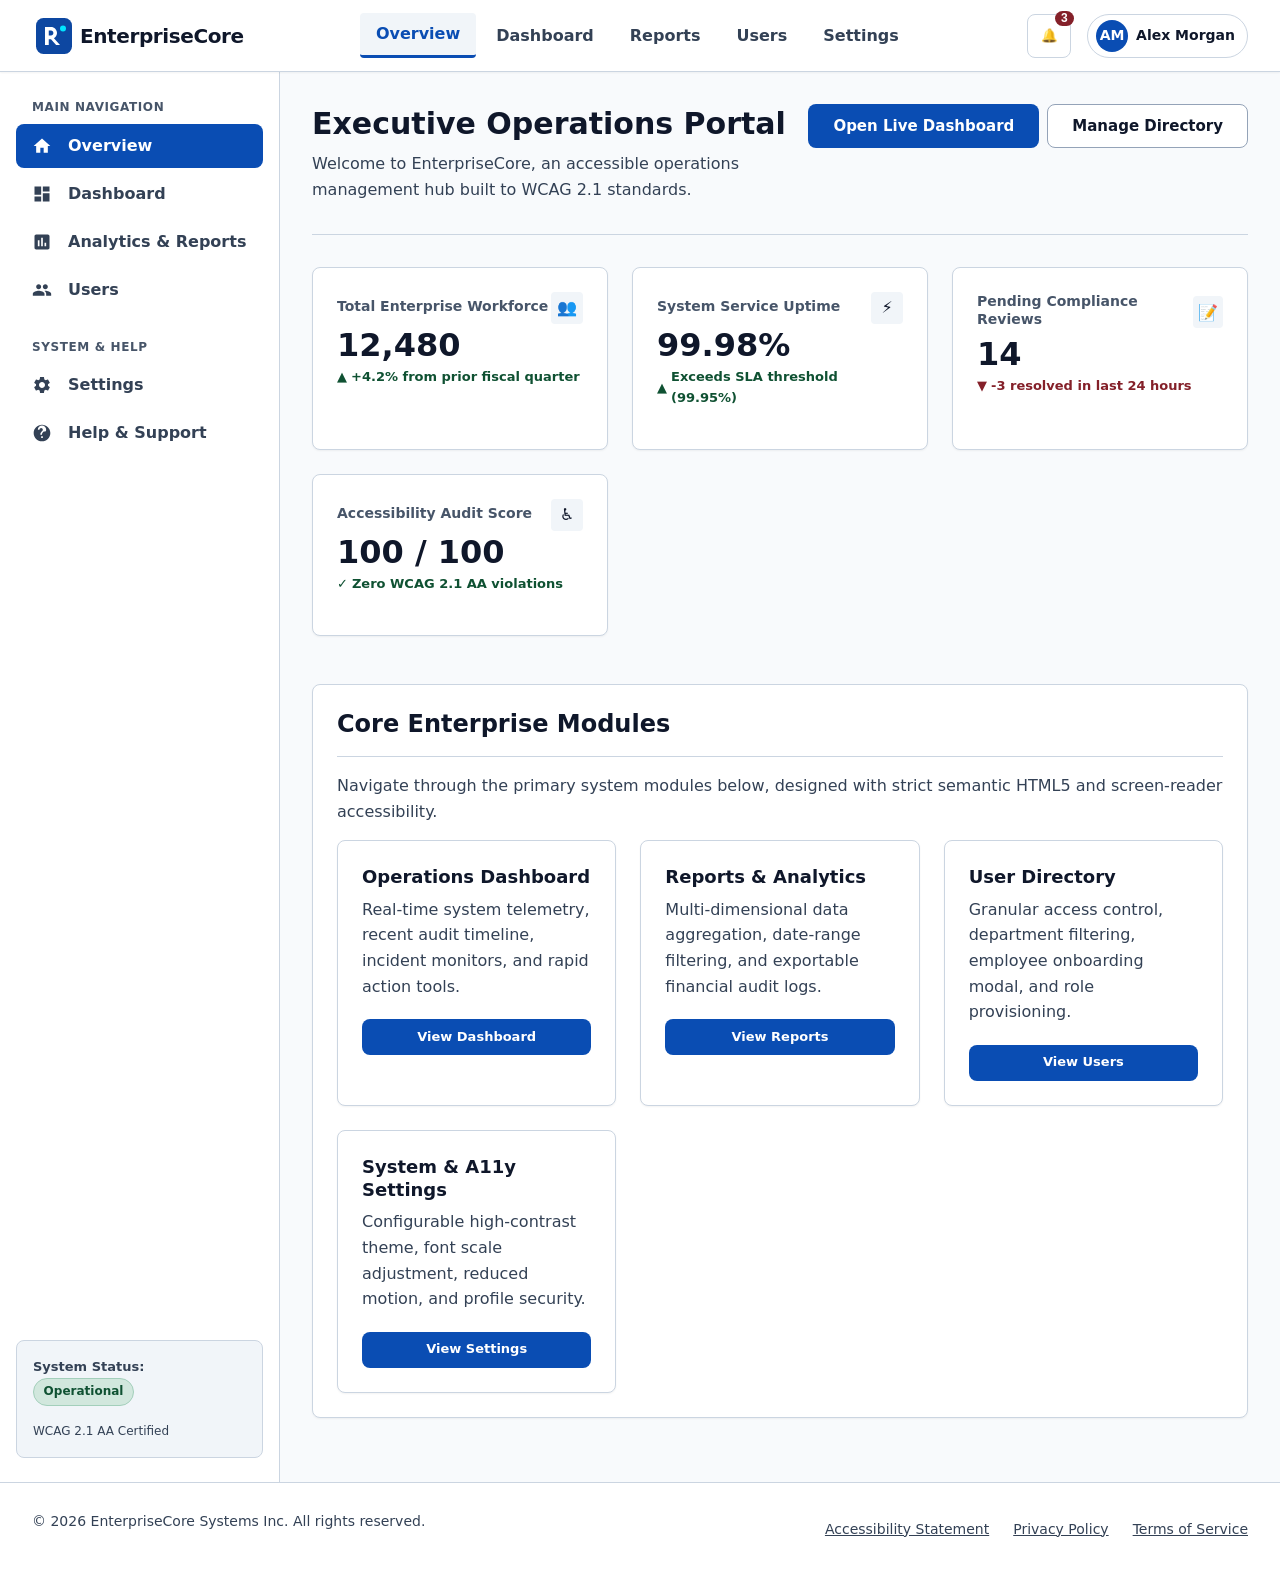
<file: index.html>
<!DOCTYPE html>
<html lang="en">
<head>
  <meta charset="UTF-8">
  <meta name="viewport" content="width=device-width, initial-scale=1.0">
  <meta name="description" content="Accessible Enterprise Dashboard - High-performance, semantic HTML5, WCAG 2.1 AA certified enterprise management platform.">
  <title>Enterprise Overview | Accessible Enterprise Dashboard</title>
  <link rel="stylesheet" href="css/style.css">
</head>
<body>
  <!-- Skip Navigation Link -->
  <a href="#main-content" class="skip-link">Skip to main content</a>

  <!-- Accessible Application Header -->
  <header class="app-header" aria-label="EnterpriseCore site header">
    <section class="header-brand-group" aria-label="Brand identifier and navigation control">
      <button type="button" class="mobile-nav-toggle" aria-controls="sidebar-nav" aria-expanded="false" aria-label="Toggle navigation menu">
        <span aria-hidden="true">&#9776;</span>
      </button>
      <a href="index.html" class="brand-link" aria-label="Accessible Enterprise Dashboard Home">
        <img src="assets/images/logo.svg" alt="" width="36" height="36" aria-hidden="true">
        <span class="brand-title">EnterpriseCore</span>
      </a>
    </section>

    <nav class="primary-nav" aria-label="Primary navigation">
      <ul class="primary-nav-list">
        <li>
          <a href="index.html" class="nav-link" aria-current="page">Overview</a>
        </li>
        <li>
          <a href="dashboard.html" class="nav-link">Dashboard</a>
        </li>
        <li>
          <a href="reports.html" class="nav-link">Reports</a>
        </li>
        <li>
          <a href="users.html" class="nav-link">Users</a>
        </li>
        <li>
          <a href="settings.html" class="nav-link">Settings</a>
        </li>
      </ul>
    </nav>

    <section class="header-actions" aria-label="User notifications and profile">
      <button type="button" class="header-action-btn" aria-label="Notifications: 3 unread updates">
        <span aria-hidden="true">&#128276;</span>
        <span class="notification-badge" aria-hidden="true">3</span>
        <span class="sr-only">3 unread notifications</span>
      </button>

      <a href="settings.html" class="user-profile-badge" aria-label="User Profile: Alex Morgan, Administrator">
        <span class="avatar-circle" aria-hidden="true">AM</span>
        <span class="profile-name">Alex Morgan</span>
      </a>
    </section>
  </header>

  <!-- Accessible Sidebar Navigation -->
  <aside class="app-sidebar" aria-label="Sidebar navigation">
    <nav class="sidebar-nav" id="sidebar-nav" aria-label="Sidebar navigation">
      <section class="sidebar-nav-section" aria-labelledby="sidebar-main-title">
        <h2 id="sidebar-main-title" class="sidebar-heading">Main Navigation</h2>
        <ul class="sidebar-nav-list">
          <li>
            <a href="index.html" class="sidebar-link" aria-current="page">
              <svg class="sidebar-icon" aria-hidden="true" focusable="false" viewBox="0 0 24 24">
                <path d="M10 20v-6h4v6h5v-8h3L12 3 2 12h3v8z"/>
              </svg>
              <span>Overview</span>
            </a>
          </li>
          <li>
            <a href="dashboard.html" class="sidebar-link">
              <svg class="sidebar-icon" aria-hidden="true" focusable="false" viewBox="0 0 24 24">
                <path d="M3 13h8V3H3v10zm0 8h8v-6H3v6zm10 0h8V11h-8v10zm0-18v6h8V3h-8z"/>
              </svg>
              <span>Dashboard</span>
            </a>
          </li>
          <li>
            <a href="reports.html" class="sidebar-link">
              <svg class="sidebar-icon" aria-hidden="true" focusable="false" viewBox="0 0 24 24">
                <path d="M19 3H5c-1.1 0-2 .9-2 2v14c0 1.1.9 2 2 2h14c1.1 0 2-.9 2-2V5c0-1.1-.9-2-2-2zM9 17H7v-7h2v7zm4 0h-2V7h2v10zm4 0h-2v-4h2v4z"/>
              </svg>
              <span>Analytics &amp; Reports</span>
            </a>
          </li>
          <li>
            <a href="users.html" class="sidebar-link">
              <svg class="sidebar-icon" aria-hidden="true" focusable="false" viewBox="0 0 24 24">
                <path d="M16 11c1.66 0 2.99-1.34 2.99-3S17.66 5 16 5s-3 1.34-3 3 1.34 3 3 3zm-8 0c1.66 0 2.99-1.34 2.99-3S9.66 5 8 5 5 6.34 5 8s1.34 3 3 3zm0 2c-2.33 0-7 1.17-7 3.5V19h14v-2.5c0-2.33-4.67-3.5-7-3.5zm8 0c-.29 0-.62.02-.97.05 1.16.84 1.97 1.97 1.97 3.45V19h6v-2.5c0-2.33-4.67-3.5-7-3.5z"/>
              </svg>
              <span>Users</span>
            </a>
          </li>
        </ul>
      </section>

      <section class="sidebar-nav-section" aria-labelledby="sidebar-config-title">
        <h2 id="sidebar-config-title" class="sidebar-heading">System &amp; Help</h2>
        <ul class="sidebar-nav-list">
          <li>
            <a href="settings.html" class="sidebar-link">
              <svg class="sidebar-icon" aria-hidden="true" focusable="false" viewBox="0 0 24 24">
                <path d="M19.14 12.94c.04-.3.06-.61.06-.94 0-.32-.02-.64-.07-.94l2.03-1.58c.18-.14.23-.41.12-.61l-1.92-3.32c-.12-.22-.37-.29-.59-.22l-2.39.96c-.5-.38-1.03-.7-1.62-.94l-.36-2.54c-.04-.24-.24-.41-.48-.41h-3.84c-.24 0-.43.17-.47.41l-.36 2.54c-.59.24-1.13.57-1.62.94l-2.39-.96c-.22-.08-.47 0-.59.22L2.74 8.87c-.12.21-.08.47.12.61l2.03 1.58c-.05.3-.09.63-.09.94s.02.64.07.94l-2.03 1.58c-.18.14-.23.41-.12.61l1.92 3.32c.12.22.37.29.59.22l2.39-.96c.5.38 1.03.7 1.62.94l.36 2.54c.05.24.24.41.48.41h3.84c.24 0 .44-.17.47-.41l.36-2.54c.59-.24 1.13-.56 1.62-.94l2.39.96c.22.08.47 0 .59-.22l1.92-3.32c.12-.22.07-.47-.12-.61l-2.01-1.58zM12 15.6c-1.98 0-3.6-1.62-3.6-3.6s1.62-3.6 3.6-3.6 3.6 1.62 3.6 3.6-1.62 3.6-3.6 3.6z"/>
              </svg>
              <span>Settings</span>
            </a>
          </li>
          <li>
            <a href="settings.html#help-support" class="sidebar-link">
              <svg class="sidebar-icon" aria-hidden="true" focusable="false" viewBox="0 0 24 24">
                <path d="M12 2C6.48 2 2 6.48 2 12s4.48 10 10 10 10-4.48 10-10S17.52 2 12 2zm1 16h-2v-2h2v2zm1.07-7.75l-.9.92C12.45 11.9 12 12.5 12 14h-2v-.5c0-1.1.45-2.1 1.17-2.83l1.24-1.26c.37-.36.59-.86.59-1.41 0-1.1-.9-2-2-2s-2 .9-2 2H7c0-2.76 2.24-5 5-5s5 2.24 5 5c0 1.04-.42 1.99-1.07 2.25z"/>
              </svg>
              <span>Help &amp; Support</span>
            </a>
          </li>
        </ul>
      </section>

      <footer class="sidebar-footer-note">
        <p><strong>System Status:</strong> <span class="badge badge-active badge-live">Operational</span></p>
        <p class="mb-0 fs-xs">WCAG 2.1 AA Certified</p>
      </footer>
    </nav>
  </aside>

  <!-- Main Content Landmark -->
  <main id="main-content" class="app-main">
    <!-- Executive Overview Header -->
    <header class="page-header-section" aria-label="Portal overview summary">
      <section class="header-text-block">
        <h1 id="page-title">Executive Operations Portal</h1>
        <p>Welcome to EnterpriseCore, an accessible operations management hub built to WCAG 2.1 standards.</p>
      </section>

      <section class="page-actions-group" aria-label="Portal shortcuts">
        <a href="dashboard.html" class="btn btn-primary">Open Live Dashboard</a>
        <a href="users.html" class="btn btn-secondary">Manage Directory</a>
      </section>
    </header>

    <!-- Executive Summary KPIs -->
    <section aria-labelledby="kpi-heading">
      <h2 id="kpi-heading" class="sr-only">Executive Key Performance Indicators</h2>
      <section class="stats-grid">
        <article class="stat-card" aria-labelledby="kpi-1-label">
          <header class="stat-header">
            <h3 id="kpi-1-label" class="stat-label">Total Enterprise Workforce</h3>
            <span class="stat-icon" aria-hidden="true">&#128101;</span>
          </header>
          <data class="stat-value" value="12480">12,480</data>
          <p class="stat-trend trend-up">
            <span aria-hidden="true">&#9650;</span>
            <span>+4.2% from prior fiscal quarter</span>
          </p>
        </article>

        <article class="stat-card" aria-labelledby="kpi-2-label">
          <header class="stat-header">
            <h3 id="kpi-2-label" class="stat-label">System Service Uptime</h3>
            <span class="stat-icon" aria-hidden="true">&#9889;</span>
          </header>
          <data class="stat-value" value="99.98">99.98%</data>
          <p class="stat-trend trend-up">
            <span aria-hidden="true">&#9650;</span>
            <span>Exceeds SLA threshold (99.95%)</span>
          </p>
        </article>

        <article class="stat-card" aria-labelledby="kpi-3-label">
          <header class="stat-header">
            <h3 id="kpi-3-label" class="stat-label">Pending Compliance Reviews</h3>
            <span class="stat-icon" aria-hidden="true">&#128221;</span>
          </header>
          <data class="stat-value" value="14">14</data>
          <p class="stat-trend trend-down">
            <span aria-hidden="true">&#9660;</span>
            <span>-3 resolved in last 24 hours</span>
          </p>
        </article>

        <article class="stat-card" aria-labelledby="kpi-4-label">
          <header class="stat-header">
            <h3 id="kpi-4-label" class="stat-label">Accessibility Audit Score</h3>
            <span class="stat-icon" aria-hidden="true">&#9855;</span>
          </header>
          <data class="stat-value" value="100">100 / 100</data>
          <p class="stat-trend trend-up">
            <span aria-hidden="true">&#10003;</span>
            <span>Zero WCAG 2.1 AA violations</span>
          </p>
        </article>
      </section>
    </section>

    <!-- Platform Modules and Architecture -->
    <section aria-labelledby="modules-heading" class="dashboard-panel">
      <header class="panel-header">
        <h2 id="modules-heading">Core Enterprise Modules</h2>
      </header>
      <p>Navigate through the primary system modules below, designed with strict semantic HTML5 and screen-reader accessibility.</p>

      <section class="stats-grid mb-0">
        <article class="stat-card" aria-labelledby="mod-dash-title">
          <header class="stat-header">
            <h3 id="mod-dash-title" class="heading-md">Operations Dashboard</h3>
          </header>
          <p>Real-time system telemetry, recent audit timeline, incident monitors, and rapid action tools.</p>
          <a href="dashboard.html" class="btn btn-primary btn-sm" aria-label="Navigate to Operations Dashboard">View Dashboard</a>
        </article>

        <article class="stat-card" aria-labelledby="mod-rep-title">
          <header class="stat-header">
            <h3 id="mod-rep-title" class="heading-md">Reports &amp; Analytics</h3>
          </header>
          <p>Multi-dimensional data aggregation, date-range filtering, and exportable financial audit logs.</p>
          <a href="reports.html" class="btn btn-primary btn-sm" aria-label="Navigate to Reports &amp; Analytics">View Reports</a>
        </article>

        <article class="stat-card" aria-labelledby="mod-usr-title">
          <header class="stat-header">
            <h3 id="mod-usr-title" class="heading-md">User Directory</h3>
          </header>
          <p>Granular access control, department filtering, employee onboarding modal, and role provisioning.</p>
          <a href="users.html" class="btn btn-primary btn-sm" aria-label="Navigate to User Directory">View Users</a>
        </article>

        <article class="stat-card" aria-labelledby="mod-set-title">
          <header class="stat-header">
            <h3 id="mod-set-title" class="heading-md">System &amp; A11y Settings</h3>
          </header>
          <p>Configurable high-contrast theme, font scale adjustment, reduced motion, and profile security.</p>
          <a href="settings.html" class="btn btn-primary btn-sm" aria-label="Navigate to Settings and Accessibility">View Settings</a>
        </article>
      </section>
    </section>
  </main>

  <!-- Accessible Footer Landmark -->
  <footer class="app-footer">
    <p>&copy; 2026 EnterpriseCore Systems Inc. All rights reserved.</p>
    <nav aria-label="Footer legal and accessibility links">
      <ul class="footer-nav-list">
        <li><a href="settings.html#accessibility" class="footer-link">Accessibility Statement</a></li>
        <li><a href="settings.html#privacy" class="footer-link">Privacy Policy</a></li>
        <li><a href="settings.html#terms" class="footer-link">Terms of Service</a></li>
      </ul>
    </nav>
  </footer>

  <!-- Live Announcer Region for Screen Readers -->
  <p id="live-announcer" aria-live="polite" class="sr-only"></p>

  <script src="js/script.js"></script>
</body>
</html>
</file>
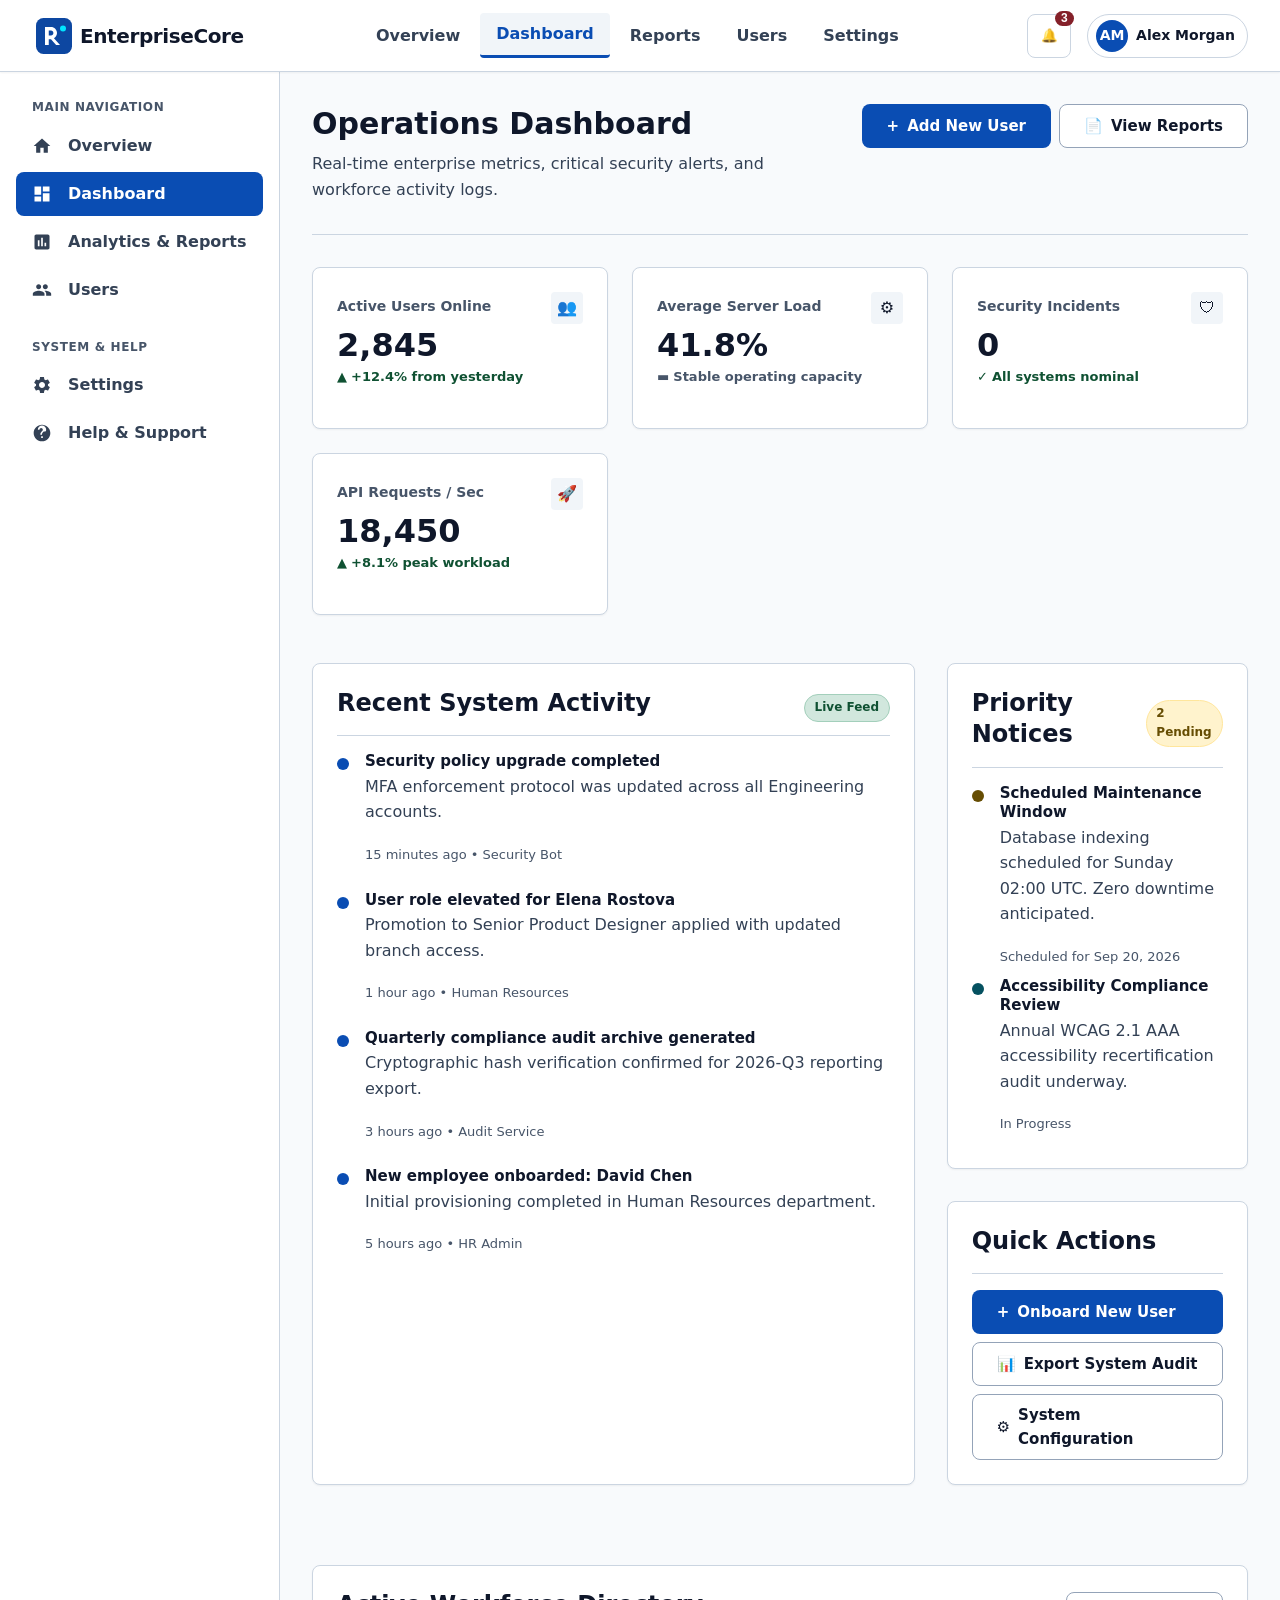
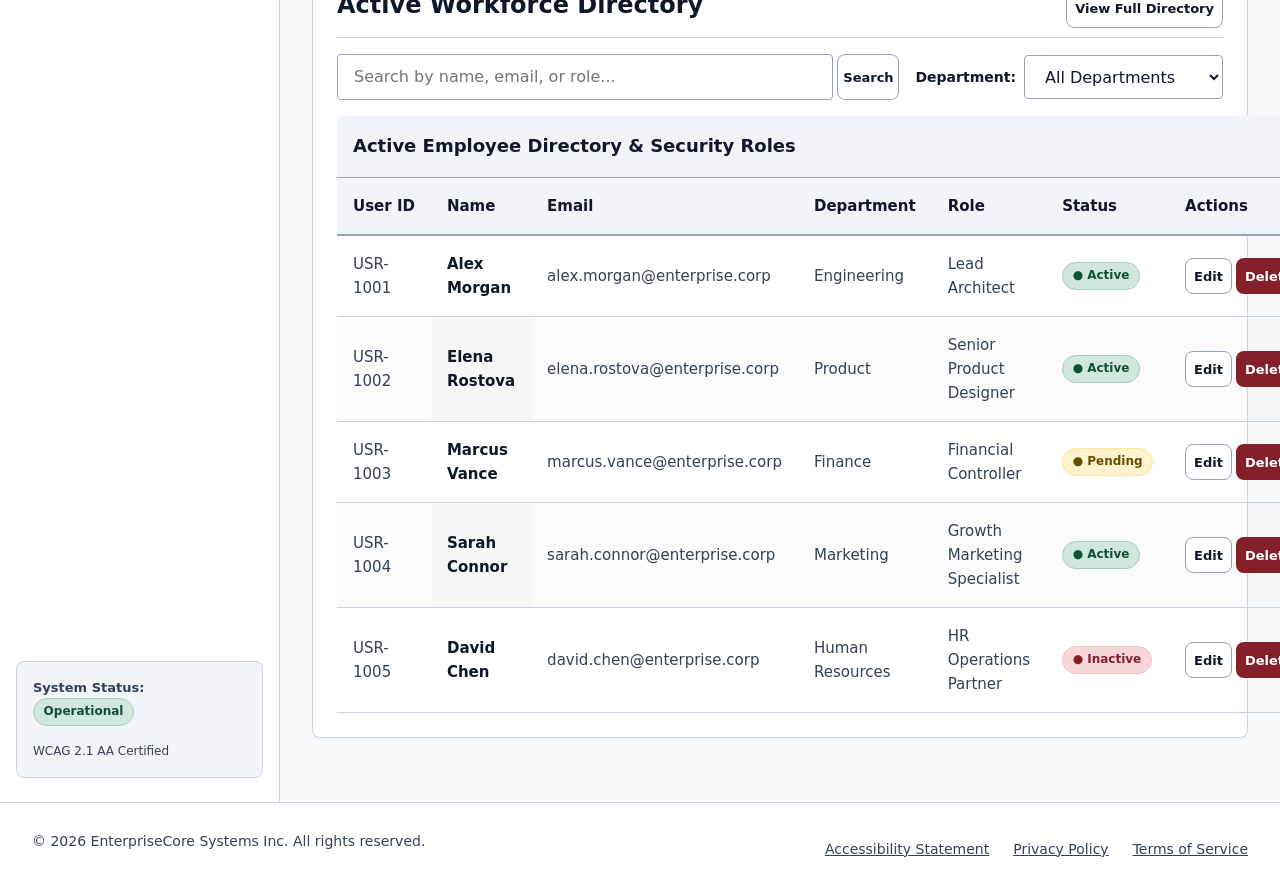
<file: dashboard.html>
<!DOCTYPE html>
<html lang="en">
<head>
  <meta charset="UTF-8">
  <meta name="viewport" content="width=device-width, initial-scale=1.0">
  <meta name="description" content="Accessible Enterprise Dashboard - Real-time metrics, telemetry, activity feeds, and employee operations.">
  <title>Dashboard | Accessible Enterprise Dashboard</title>
  <link rel="stylesheet" href="css/style.css">
</head>
<body>
  <!-- Skip Navigation Link -->
  <a href="#main-content" class="skip-link">Skip to main content</a>

  <!-- Accessible Header Landmark -->
  <header class="app-header" aria-label="EnterpriseCore site header">
    <section class="header-brand-group" aria-label="Brand identifier and navigation control">
      <button type="button" class="mobile-nav-toggle" aria-controls="sidebar-nav" aria-expanded="false" aria-label="Toggle navigation menu">
        <span aria-hidden="true">&#9776;</span>
      </button>
      <a href="index.html" class="brand-link" aria-label="Accessible Enterprise Dashboard Home">
        <img src="assets/images/logo.svg" alt="" width="36" height="36" aria-hidden="true">
        <span class="brand-title">EnterpriseCore</span>
      </a>
    </section>

    <nav class="primary-nav" aria-label="Primary navigation">
      <ul class="primary-nav-list">
        <li>
          <a href="index.html" class="nav-link">Overview</a>
        </li>
        <li>
          <a href="dashboard.html" class="nav-link" aria-current="page">Dashboard</a>
        </li>
        <li>
          <a href="reports.html" class="nav-link">Reports</a>
        </li>
        <li>
          <a href="users.html" class="nav-link">Users</a>
        </li>
        <li>
          <a href="settings.html" class="nav-link">Settings</a>
        </li>
      </ul>
    </nav>

    <section class="header-actions" aria-label="User notifications and profile">
      <button type="button" class="header-action-btn" aria-label="Notifications: 3 unread updates">
        <span aria-hidden="true">&#128276;</span>
        <span class="notification-badge" aria-hidden="true">3</span>
        <span class="sr-only">3 unread notifications</span>
      </button>

      <a href="settings.html" class="user-profile-badge" aria-label="User Profile: Alex Morgan, Administrator">
        <span class="avatar-circle" aria-hidden="true">AM</span>
        <span class="profile-name">Alex Morgan</span>
      </a>
    </section>
  </header>

  <!-- Accessible Sidebar Navigation -->
  <aside class="app-sidebar" aria-label="Sidebar navigation">
    <nav class="sidebar-nav" id="sidebar-nav" aria-label="Sidebar navigation">
      <section class="sidebar-nav-section" aria-labelledby="sidebar-main-title">
        <h2 id="sidebar-main-title" class="sidebar-heading">Main Navigation</h2>
        <ul class="sidebar-nav-list">
          <li>
            <a href="index.html" class="sidebar-link">
              <svg class="sidebar-icon" aria-hidden="true" focusable="false" viewBox="0 0 24 24">
                <path d="M10 20v-6h4v6h5v-8h3L12 3 2 12h3v8z"/>
              </svg>
              <span>Overview</span>
            </a>
          </li>
          <li>
            <a href="dashboard.html" class="sidebar-link" aria-current="page">
              <svg class="sidebar-icon" aria-hidden="true" focusable="false" viewBox="0 0 24 24">
                <path d="M3 13h8V3H3v10zm0 8h8v-6H3v6zm10 0h8V11h-8v10zm0-18v6h8V3h-8z"/>
              </svg>
              <span>Dashboard</span>
            </a>
          </li>
          <li>
            <a href="reports.html" class="sidebar-link">
              <svg class="sidebar-icon" aria-hidden="true" focusable="false" viewBox="0 0 24 24">
                <path d="M19 3H5c-1.1 0-2 .9-2 2v14c0 1.1.9 2 2 2h14c1.1 0 2-.9 2-2V5c0-1.1-.9-2-2-2zM9 17H7v-7h2v7zm4 0h-2V7h2v10zm4 0h-2v-4h2v4z"/>
              </svg>
              <span>Analytics &amp; Reports</span>
            </a>
          </li>
          <li>
            <a href="users.html" class="sidebar-link">
              <svg class="sidebar-icon" aria-hidden="true" focusable="false" viewBox="0 0 24 24">
                <path d="M16 11c1.66 0 2.99-1.34 2.99-3S17.66 5 16 5s-3 1.34-3 3 1.34 3 3 3zm-8 0c1.66 0 2.99-1.34 2.99-3S9.66 5 8 5 5 6.34 5 8s1.34 3 3 3zm0 2c-2.33 0-7 1.17-7 3.5V19h14v-2.5c0-2.33-4.67-3.5-7-3.5zm8 0c-.29 0-.62.02-.97.05 1.16.84 1.97 1.97 1.97 3.45V19h6v-2.5c0-2.33-4.67-3.5-7-3.5z"/>
              </svg>
              <span>Users</span>
            </a>
          </li>
        </ul>
      </section>

      <section class="sidebar-nav-section" aria-labelledby="sidebar-config-title">
        <h2 id="sidebar-config-title" class="sidebar-heading">System &amp; Help</h2>
        <ul class="sidebar-nav-list">
          <li>
            <a href="settings.html" class="sidebar-link">
              <svg class="sidebar-icon" aria-hidden="true" focusable="false" viewBox="0 0 24 24">
                <path d="M19.14 12.94c.04-.3.06-.61.06-.94 0-.32-.02-.64-.07-.94l2.03-1.58c.18-.14.23-.41.12-.61l-1.92-3.32c-.12-.22-.37-.29-.59-.22l-2.39.96c-.5-.38-1.03-.7-1.62-.94l-.36-2.54c-.04-.24-.24-.41-.48-.41h-3.84c-.24 0-.43.17-.47.41l-.36 2.54c-.59.24-1.13.57-1.62.94l-2.39-.96c-.22-.08-.47 0-.59.22L2.74 8.87c-.12.21-.08.47.12.61l2.03 1.58c-.05.3-.09.63-.09.94s.02.64.07.94l-2.03 1.58c-.18.14-.23.41-.12.61l1.92 3.32c.12.22.37.29.59.22l2.39-.96c.5.38 1.03.7 1.62.94l.36 2.54c.05.24.24.41.48.41h3.84c.24 0 .44-.17.47-.41l.36-2.54c.59-.24 1.13-.56 1.62-.94l2.39.96c.22.08.47 0 .59-.22l1.92-3.32c.12-.22.07-.47-.12-.61l-2.01-1.58zM12 15.6c-1.98 0-3.6-1.62-3.6-3.6s1.62-3.6 3.6-3.6 3.6 1.62 3.6 3.6-1.62 3.6-3.6 3.6z"/>
              </svg>
              <span>Settings</span>
            </a>
          </li>
          <li>
            <a href="settings.html#help-support" class="sidebar-link">
              <svg class="sidebar-icon" aria-hidden="true" focusable="false" viewBox="0 0 24 24">
                <path d="M12 2C6.48 2 2 6.48 2 12s4.48 10 10 10 10-4.48 10-10S17.52 2 12 2zm1 16h-2v-2h2v2zm1.07-7.75l-.9.92C12.45 11.9 12 12.5 12 14h-2v-.5c0-1.1.45-2.1 1.17-2.83l1.24-1.26c.37-.36.59-.86.59-1.41 0-1.1-.9-2-2-2s-2 .9-2 2H7c0-2.76 2.24-5 5-5s5 2.24 5 5c0 1.04-.42 1.99-1.07 2.25z"/>
              </svg>
              <span>Help &amp; Support</span>
            </a>
          </li>
        </ul>
      </section>

      <footer class="sidebar-footer-note">
        <p><strong>System Status:</strong> <span class="badge badge-active badge-live">Operational</span></p>
        <p class="mb-0 fs-xs">WCAG 2.1 AA Certified</p>
      </footer>
    </nav>
  </aside>

  <!-- Main Content Landmark -->
  <main id="main-content" class="app-main">
    <!-- Page Header with Title and Quick Action Trigger -->
    <header class="page-header-section" aria-label="Dashboard heading and actions">
      <section class="header-text-block">
        <h1 id="page-title">Operations Dashboard</h1>
        <p>Real-time enterprise metrics, critical security alerts, and workforce activity logs.</p>
      </section>

      <section class="page-actions-group" aria-label="Dashboard quick actions">
        <button type="button" class="btn btn-primary" data-open-modal="user-modal" data-modal-mode="add">
          <span aria-hidden="true">&#43;</span>
          <span>Add New User</span>
        </button>
        <a href="reports.html" class="btn btn-secondary">
          <span aria-hidden="true">&#128196;</span>
          <span>View Reports</span>
        </a>
      </section>
    </header>

    <!-- Summary Cards & Statistics -->
    <section aria-labelledby="summary-stats-heading">
      <h2 id="summary-stats-heading" class="sr-only">Operations Summary Statistics</h2>
      <section class="stats-grid">
        <article class="stat-card" aria-labelledby="stat-active-users">
          <header class="stat-header">
            <h3 id="stat-active-users" class="stat-label">Active Users Online</h3>
            <span class="stat-icon" aria-hidden="true">&#128101;</span>
          </header>
          <data class="stat-value" value="2845">2,845</data>
          <p class="stat-trend trend-up">
            <span aria-hidden="true">&#9650;</span>
            <span>+12.4% from yesterday</span>
          </p>
        </article>

        <article class="stat-card" aria-labelledby="stat-server-load">
          <header class="stat-header">
            <h3 id="stat-server-load" class="stat-label">Average Server Load</h3>
            <span class="stat-icon" aria-hidden="true">&#9881;</span>
          </header>
          <data class="stat-value" value="41.8">41.8%</data>
          <p class="stat-trend trend-neutral">
            <span aria-hidden="true">&#9644;</span>
            <span>Stable operating capacity</span>
          </p>
        </article>

        <article class="stat-card" aria-labelledby="stat-security-incidents">
          <header class="stat-header">
            <h3 id="stat-security-incidents" class="stat-label">Security Incidents</h3>
            <span class="stat-icon" aria-hidden="true">&#128737;</span>
          </header>
          <data class="stat-value" value="0">0</data>
          <p class="stat-trend trend-up">
            <span aria-hidden="true">&#10003;</span>
            <span>All systems nominal</span>
          </p>
        </article>

        <article class="stat-card" aria-labelledby="stat-throughput">
          <header class="stat-header">
            <h3 id="stat-throughput" class="stat-label">API Requests / Sec</h3>
            <span class="stat-icon" aria-hidden="true">&#128640;</span>
          </header>
          <data class="stat-value" value="18450">18,450</data>
          <p class="stat-trend trend-up">
            <span aria-hidden="true">&#9650;</span>
            <span>+8.1% peak workload</span>
          </p>
        </article>
      </section>
    </section>

    <!-- Two-column Section: Recent Activity & Quick Actions / Notifications -->
    <section class="dashboard-content-layout" aria-label="Activity Feed and Operations Panel">
      <!-- Recent Activity Feed (Semantic <ol> and <article> with <time>) -->
      <section class="dashboard-panel" aria-labelledby="activity-heading">
        <header class="panel-header">
          <h2 id="activity-heading">Recent System Activity</h2>
          <span class="badge badge-active">Live Feed</span>
        </header>

        <ol class="activity-timeline">
          <li>
            <article class="timeline-item" aria-labelledby="act-1-title">
              <span class="timeline-marker" aria-hidden="true"></span>
              <section class="timeline-content">
                <h3 id="act-1-title">Security policy upgrade completed</h3>
                <p>MFA enforcement protocol was updated across all Engineering accounts.</p>
                <time datetime="2026-09-17T21:45:00" class="timeline-meta">15 minutes ago &bull; Security Bot</time>
              </section>
            </article>
          </li>

          <li>
            <article class="timeline-item" aria-labelledby="act-2-title">
              <span class="timeline-marker" aria-hidden="true"></span>
              <section class="timeline-content">
                <h3 id="act-2-title">User role elevated for Elena Rostova</h3>
                <p>Promotion to Senior Product Designer applied with updated branch access.</p>
                <time datetime="2026-09-17T20:15:00" class="timeline-meta">1 hour ago &bull; Human Resources</time>
              </section>
            </article>
          </li>

          <li>
            <article class="timeline-item" aria-labelledby="act-3-title">
              <span class="timeline-marker" aria-hidden="true"></span>
              <section class="timeline-content">
                <h3 id="act-3-title">Quarterly compliance audit archive generated</h3>
                <p>Cryptographic hash verification confirmed for 2026-Q3 reporting export.</p>
                <time datetime="2026-09-17T18:30:00" class="timeline-meta">3 hours ago &bull; Audit Service</time>
              </section>
            </article>
          </li>

          <li>
            <article class="timeline-item" aria-labelledby="act-4-title">
              <span class="timeline-marker" aria-hidden="true"></span>
              <section class="timeline-content">
                <h3 id="act-4-title">New employee onboarded: David Chen</h3>
                <p>Initial provisioning completed in Human Resources department.</p>
                <time datetime="2026-09-17T16:00:00" class="timeline-meta">5 hours ago &bull; HR Admin</time>
              </section>
            </article>
          </li>
        </ol>
      </section>

      <!-- Side Column: Notifications & Quick Actions -->
      <section aria-label="System Notices and Quick Actions">
        <!-- Notifications Card -->
        <section class="dashboard-panel" aria-labelledby="notices-heading">
          <header class="panel-header">
            <h2 id="notices-heading">Priority Notices</h2>
            <span class="badge badge-pending">2 Pending</span>
          </header>
          <ul class="activity-timeline list-unstyled">
            <li>
              <article class="timeline-item">
                <span class="timeline-marker timeline-marker-warning" aria-hidden="true"></span>
                <section class="timeline-content">
                  <h3>Scheduled Maintenance Window</h3>
                  <p>Database indexing scheduled for Sunday 02:00 UTC. Zero downtime anticipated.</p>
                  <time datetime="2026-09-20T02:00:00" class="timeline-meta">Scheduled for Sep 20, 2026</time>
                </section>
              </article>
            </li>
            <li>
              <article class="timeline-item">
                <span class="timeline-marker timeline-marker-info" aria-hidden="true"></span>
                <section class="timeline-content">
                  <h3>Accessibility Compliance Review</h3>
                  <p>Annual WCAG 2.1 AAA accessibility recertification audit underway.</p>
                  <time datetime="2026-09-17" class="timeline-meta">In Progress</time>
                </section>
              </article>
            </li>
          </ul>
        </section>

        <!-- Quick Actions Panel -->
        <section class="dashboard-panel" aria-labelledby="quick-actions-heading">
          <header class="panel-header">
            <h2 id="quick-actions-heading">Quick Actions</h2>
          </header>
          <menu class="quick-actions-menu">
            <li>
              <button
                type="button"
                class="btn btn-primary menu-btn-full"
                data-open-modal="user-modal"
                data-modal-mode="add"
              >
                <span aria-hidden="true">&#43;</span>
                <span>Onboard New User</span>
              </button>
            </li>
            <li>
              <a
                href="reports.html"
                class="btn btn-secondary menu-btn-full"
              >
                <span aria-hidden="true">&#128202;</span>
                <span>Export System Audit</span>
              </a>
            </li>
            <li>
              <a
                href="settings.html"
                class="btn btn-secondary menu-btn-full"
              >
                <span aria-hidden="true">&#9881;</span>
                <span>System Configuration</span>
              </a>
            </li>
          </menu>
        </section>
      </section>
    </section>

    <!-- Accessible Employee Directory Table Section -->
    <section class="dashboard-panel" aria-labelledby="directory-table-heading">
      <header class="panel-header">
        <h2 id="directory-table-heading">Active Workforce Directory</h2>
        <a href="users.html" class="btn btn-secondary btn-sm">View Full Directory</a>
      </header>

      <!-- Accessible Table Toolbar -->
      <section class="table-toolbar" aria-label="Table filters and search">
        <form class="table-search-form" role="search">
          <section class="search-input-group">
            <label for="table-search-input" class="sr-only">Search Workforce Directory</label>
            <input
              type="search"
              id="table-search-input"
              class="form-control"
              placeholder="Search by name, email, or role..."
              aria-label="Search employees by name, email, or role"
            >
            <button type="submit" class="btn btn-secondary btn-sm" aria-label="Submit employee search">Search</button>
          </section>
        </form>

        <section class="form-group-horizontal">
          <label for="table-dept-filter" class="fw-600 fs-sm">Department:</label>
          <select id="table-dept-filter" class="form-control select-auto" aria-label="Filter by department">
            <option value="all">All Departments</option>
            <option value="Engineering">Engineering</option>
            <option value="Product">Product</option>
            <option value="Finance">Finance</option>
            <option value="Marketing">Marketing</option>
            <option value="Human Resources">Human Resources</option>
          </select>
        </section>
      </section>

      <!-- Responsive Accessible Table with keyboard scrollability -->
      <section class="table-responsive-container" tabindex="0" aria-label="Workforce Directory Table, use arrow keys to scroll horizontally">
        <table class="data-table">
          <caption>Active Employee Directory &amp; Security Roles</caption>
          <thead>
            <tr>
              <th scope="col" data-sortable aria-sort="none">User ID</th>
              <th scope="col" data-sortable aria-sort="ascending">Name</th>
              <th scope="col" data-sortable aria-sort="none">Email</th>
              <th scope="col" data-sortable aria-sort="none">Department</th>
              <th scope="col" data-sortable aria-sort="none">Role</th>
              <th scope="col">Status</th>
              <th scope="col">Actions</th>
            </tr>
          </thead>
          <tbody>
            <tr data-dept="Engineering">
              <td>USR-1001</td>
              <th scope="row">Alex Morgan</th>
              <td>alex.morgan@enterprise.corp</td>
              <td>Engineering</td>
              <td>Lead Architect</td>
              <td>
                <span class="badge badge-active">
                  <span aria-hidden="true">&#9679;</span>
                  <span>Active</span>
                </span>
              </td>
              <td>
                <nav class="table-actions-cell" aria-label="Actions for Alex Morgan">
                  <button
                    type="button"
                    class="btn btn-secondary btn-sm"
                    data-open-modal="user-modal"
                    data-modal-mode="edit"
                    data-user-name="Alex Morgan"
                    data-user-email="alex.morgan@enterprise.corp"
                    data-user-dept="Engineering"
                    data-user-role="Administrator"
                    aria-label="Edit user Alex Morgan"
                  >
                    Edit
                  </button>
                  <button
                    type="button"
                    class="btn btn-danger btn-sm"
                    data-action="delete-user"
                    data-user-name="Alex Morgan"
                    aria-label="Delete user Alex Morgan"
                  >
                    Delete
                  </button>
                </nav>
              </td>
            </tr>

            <tr data-dept="Product">
              <td>USR-1002</td>
              <th scope="row">Elena Rostova</th>
              <td>elena.rostova@enterprise.corp</td>
              <td>Product</td>
              <td>Senior Product Designer</td>
              <td>
                <span class="badge badge-active">
                  <span aria-hidden="true">&#9679;</span>
                  <span>Active</span>
                </span>
              </td>
              <td>
                <nav class="table-actions-cell" aria-label="Actions for Elena Rostova">
                  <button
                    type="button"
                    class="btn btn-secondary btn-sm"
                    data-open-modal="user-modal"
                    data-modal-mode="edit"
                    data-user-name="Elena Rostova"
                    data-user-email="elena.rostova@enterprise.corp"
                    data-user-dept="Product"
                    data-user-role="Staff"
                    aria-label="Edit user Elena Rostova"
                  >
                    Edit
                  </button>
                  <button
                    type="button"
                    class="btn btn-danger btn-sm"
                    data-action="delete-user"
                    data-user-name="Elena Rostova"
                    aria-label="Delete user Elena Rostova"
                  >
                    Delete
                  </button>
                </nav>
              </td>
            </tr>

            <tr data-dept="Finance">
              <td>USR-1003</td>
              <th scope="row">Marcus Vance</th>
              <td>marcus.vance@enterprise.corp</td>
              <td>Finance</td>
              <td>Financial Controller</td>
              <td>
                <span class="badge badge-pending">
                  <span aria-hidden="true">&#9679;</span>
                  <span>Pending</span>
                </span>
              </td>
              <td>
                <nav class="table-actions-cell" aria-label="Actions for Marcus Vance">
                  <button
                    type="button"
                    class="btn btn-secondary btn-sm"
                    data-open-modal="user-modal"
                    data-modal-mode="edit"
                    data-user-name="Marcus Vance"
                    data-user-email="marcus.vance@enterprise.corp"
                    data-user-dept="Finance"
                    data-user-role="Manager"
                    aria-label="Edit user Marcus Vance"
                  >
                    Edit
                  </button>
                  <button
                    type="button"
                    class="btn btn-danger btn-sm"
                    data-action="delete-user"
                    data-user-name="Marcus Vance"
                    aria-label="Delete user Marcus Vance"
                  >
                    Delete
                  </button>
                </nav>
              </td>
            </tr>

            <tr data-dept="Marketing">
              <td>USR-1004</td>
              <th scope="row">Sarah Connor</th>
              <td>sarah.connor@enterprise.corp</td>
              <td>Marketing</td>
              <td>Growth Marketing Specialist</td>
              <td>
                <span class="badge badge-active">
                  <span aria-hidden="true">&#9679;</span>
                  <span>Active</span>
                </span>
              </td>
              <td>
                <nav class="table-actions-cell" aria-label="Actions for Sarah Connor">
                  <button
                    type="button"
                    class="btn btn-secondary btn-sm"
                    data-open-modal="user-modal"
                    data-modal-mode="edit"
                    data-user-name="Sarah Connor"
                    data-user-email="sarah.connor@enterprise.corp"
                    data-user-dept="Marketing"
                    data-user-role="Staff"
                    aria-label="Edit user Sarah Connor"
                  >
                    Edit
                  </button>
                  <button
                    type="button"
                    class="btn btn-danger btn-sm"
                    data-action="delete-user"
                    data-user-name="Sarah Connor"
                    aria-label="Delete user Sarah Connor"
                  >
                    Delete
                  </button>
                </nav>
              </td>
            </tr>

            <tr data-dept="Human Resources">
              <td>USR-1005</td>
              <th scope="row">David Chen</th>
              <td>david.chen@enterprise.corp</td>
              <td>Human Resources</td>
              <td>HR Operations Partner</td>
              <td>
                <span class="badge badge-inactive">
                  <span aria-hidden="true">&#9679;</span>
                  <span>Inactive</span>
                </span>
              </td>
              <td>
                <nav class="table-actions-cell" aria-label="Actions for David Chen">
                  <button
                    type="button"
                    class="btn btn-secondary btn-sm"
                    data-open-modal="user-modal"
                    data-modal-mode="edit"
                    data-user-name="David Chen"
                    data-user-email="david.chen@enterprise.corp"
                    data-user-dept="Human Resources"
                    data-user-role="Staff"
                    aria-label="Edit user David Chen"
                  >
                    Edit
                  </button>
                  <button
                    type="button"
                    class="btn btn-danger btn-sm"
                    data-action="delete-user"
                    data-user-name="David Chen"
                    aria-label="Delete user David Chen"
                  >
                    Delete
                  </button>
                </nav>
              </td>
            </tr>
          </tbody>
        </table>
      </section>
    </section>
  </main>

  <!-- Accessible Footer Landmark -->
  <footer class="app-footer">
    <p>&copy; 2026 EnterpriseCore Systems Inc. All rights reserved.</p>
    <nav aria-label="Footer legal and accessibility links">
      <ul class="footer-nav-list">
        <li><a href="settings.html#accessibility" class="footer-link">Accessibility Statement</a></li>
        <li><a href="settings.html#privacy" class="footer-link">Privacy Policy</a></li>
        <li><a href="settings.html#terms" class="footer-link">Terms of Service</a></li>
      </ul>
    </nav>
  </footer>

  <!-- Modal Dialog (<dialog>) for Add/Edit User -->
  <dialog id="user-modal" class="app-modal" aria-labelledby="modal-title" aria-modal="true">
    <header class="modal-header" aria-label="Dialog header">
      <h2 id="modal-title">Add New User</h2>
      <button type="button" class="btn btn-secondary btn-sm" data-close-modal aria-label="Close dialog">
        <span aria-hidden="true">&times;</span>
        <span>Close</span>
      </button>
    </header>

    <section class="modal-body">
      <form id="user-form" class="accessible-form" novalidate>
        <fieldset class="form-fieldset">
          <legend class="form-legend">Personal Information</legend>
          <div class="form-grid">
            <div class="form-group">
              <label for="user-fullname" class="form-label">
                Full Name <span class="required-indicator" aria-hidden="true">*</span>
              </label>
              <input
                type="text"
                id="user-fullname"
                name="fullname"
                class="form-control"
                required
                minlength="2"
                autocomplete="name"
                aria-required="true"
                aria-describedby="user-fullname-error user-fullname-hint"
              >
              <p id="user-fullname-hint" class="form-hint">Enter first and last name</p>
              <p id="user-fullname-error" class="form-error" role="alert"></p>
            </div>

            <div class="form-group">
              <label for="user-email" class="form-label">
                Email Address <span class="required-indicator" aria-hidden="true">*</span>
              </label>
              <input
                type="email"
                id="user-email"
                name="email"
                class="form-control"
                required
                autocomplete="email"
                aria-required="true"
                aria-describedby="user-email-error user-email-hint"
              >
              <p id="user-email-hint" class="form-hint">Corporate email (e.g. name@company.com)</p>
              <p id="user-email-error" class="form-error" role="alert"></p>
            </div>

            <div class="form-group">
              <label for="user-phone" class="form-label">
                Phone Number <span class="required-indicator" aria-hidden="true">*</span>
              </label>
              <input
                type="tel"
                id="user-phone"
                name="phone"
                class="form-control"
                required
                pattern="[0-9+\-\s()]{7,20}"
                autocomplete="tel"
                aria-required="true"
                aria-describedby="user-phone-error user-phone-hint"
              >
              <p id="user-phone-hint" class="form-hint">Format: +1 555-0199 or 555-0199</p>
              <p id="user-phone-error" class="form-error" role="alert"></p>
            </div>
          </div>
        </fieldset>

        <fieldset class="form-fieldset">
          <legend class="form-legend">Organizational Assignment</legend>
          <div class="form-grid">
            <div class="form-group">
              <label for="user-department" class="form-label">
                Department <span class="required-indicator" aria-hidden="true">*</span>
              </label>
              <select
                id="user-department"
                name="department"
                class="form-control"
                required
                aria-required="true"
                aria-describedby="user-department-error"
              >
                <option value="">-- Select Department --</option>
                <option value="Engineering">Engineering</option>
                <option value="Product">Product &amp; Design</option>
                <option value="Marketing">Marketing &amp; Sales</option>
                <option value="Finance">Finance &amp; Operations</option>
                <option value="Human Resources">Human Resources</option>
              </select>
              <p id="user-department-error" class="form-error" role="alert"></p>
            </div>

            <div class="form-group">
              <label for="user-role" class="form-label">
                Role &amp; Permissions <span class="required-indicator" aria-hidden="true">*</span>
              </label>
              <select
                id="user-role"
                name="role"
                class="form-control"
                required
                aria-required="true"
                aria-describedby="user-role-error"
              >
                <option value="">-- Select Role --</option>
                <option value="Administrator">Administrator</option>
                <option value="Manager">Department Manager</option>
                <option value="Staff">Staff Member</option>
                <option value="Auditor">Security Auditor</option>
              </select>
              <p id="user-role-error" class="form-error" role="alert"></p>
            </div>
          </div>
        </fieldset>

        <fieldset class="form-fieldset">
          <legend class="form-legend">Security Credentials</legend>
          <div class="form-grid">
            <div class="form-group">
              <label for="user-password" class="form-label">
                Account Password <span class="required-indicator" aria-hidden="true">*</span>
              </label>
              <div class="password-input-wrapper">
                <input
                  type="password"
                  id="user-password"
                  name="password"
                  class="form-control"
                  required
                  minlength="8"
                  autocomplete="new-password"
                  aria-required="true"
                  aria-describedby="user-password-error user-password-hint"
                >
                <button
                  type="button"
                  class="btn btn-secondary btn-sm"
                  data-toggle-password="user-password"
                  aria-label="Show Account Password"
                  aria-pressed="false"
                >
                  Show
                </button>
              </div>
              <p id="user-password-hint" class="form-hint">At least 8 characters with letters &amp; numbers</p>
              <p id="user-password-error" class="form-error" role="alert"></p>
            </div>

            <div class="form-group">
              <label for="user-confirm-password" class="form-label">
                Confirm Password <span class="required-indicator" aria-hidden="true">*</span>
              </label>
              <input
                type="password"
                id="user-confirm-password"
                name="confirm_password"
                class="form-control"
                required
                minlength="8"
                autocomplete="new-password"
                aria-required="true"
                aria-describedby="user-confirm-password-error"
              >
              <p id="user-confirm-password-error" class="form-error" role="alert"></p>
            </div>
          </div>
        </fieldset>

        <fieldset class="form-fieldset">
          <legend class="form-legend">Account Status &amp; Compliance</legend>
          <div class="radio-group-vertical" role="radiogroup" aria-labelledby="status-radio-legend">
            <p id="status-radio-legend" class="fw-600 mb-0">Initial Status</p>
            <div class="check-item">
              <input type="radio" id="status-active" name="account_status" value="Active" checked>
              <label for="status-active" class="check-label">Active (User can authenticate immediately)</label>
            </div>
            <div class="check-item">
              <input type="radio" id="status-pending" name="account_status" value="Pending">
              <label for="status-pending" class="check-label">Pending (Verification required before access)</label>
            </div>
          </div>

          <div class="checkbox-group mt-lg">
            <div class="check-item">
              <input
                type="checkbox"
                id="user-terms"
                name="terms"
                required
                aria-required="true"
                aria-describedby="user-terms-error"
              >
              <label for="user-terms" class="check-label">
                I confirm this user agrees to enterprise security compliance policies and terms. <span class="required-indicator" aria-hidden="true">*</span>
              </label>
            </div>
            <p id="user-terms-error" class="form-error" role="alert"></p>
          </div>
        </fieldset>

        <footer class="modal-footer">
          <button type="button" class="btn btn-secondary" data-close-modal>Cancel</button>
          <button type="submit" class="btn btn-primary">Save User Record</button>
        </footer>
      </form>
    </section>
  </dialog>

  <!-- Live Announcer Region for Screen Readers -->
  <p id="live-announcer" aria-live="polite" class="sr-only"></p>

  <script src="js/script.js"></script>
</body>
</html>
</file>
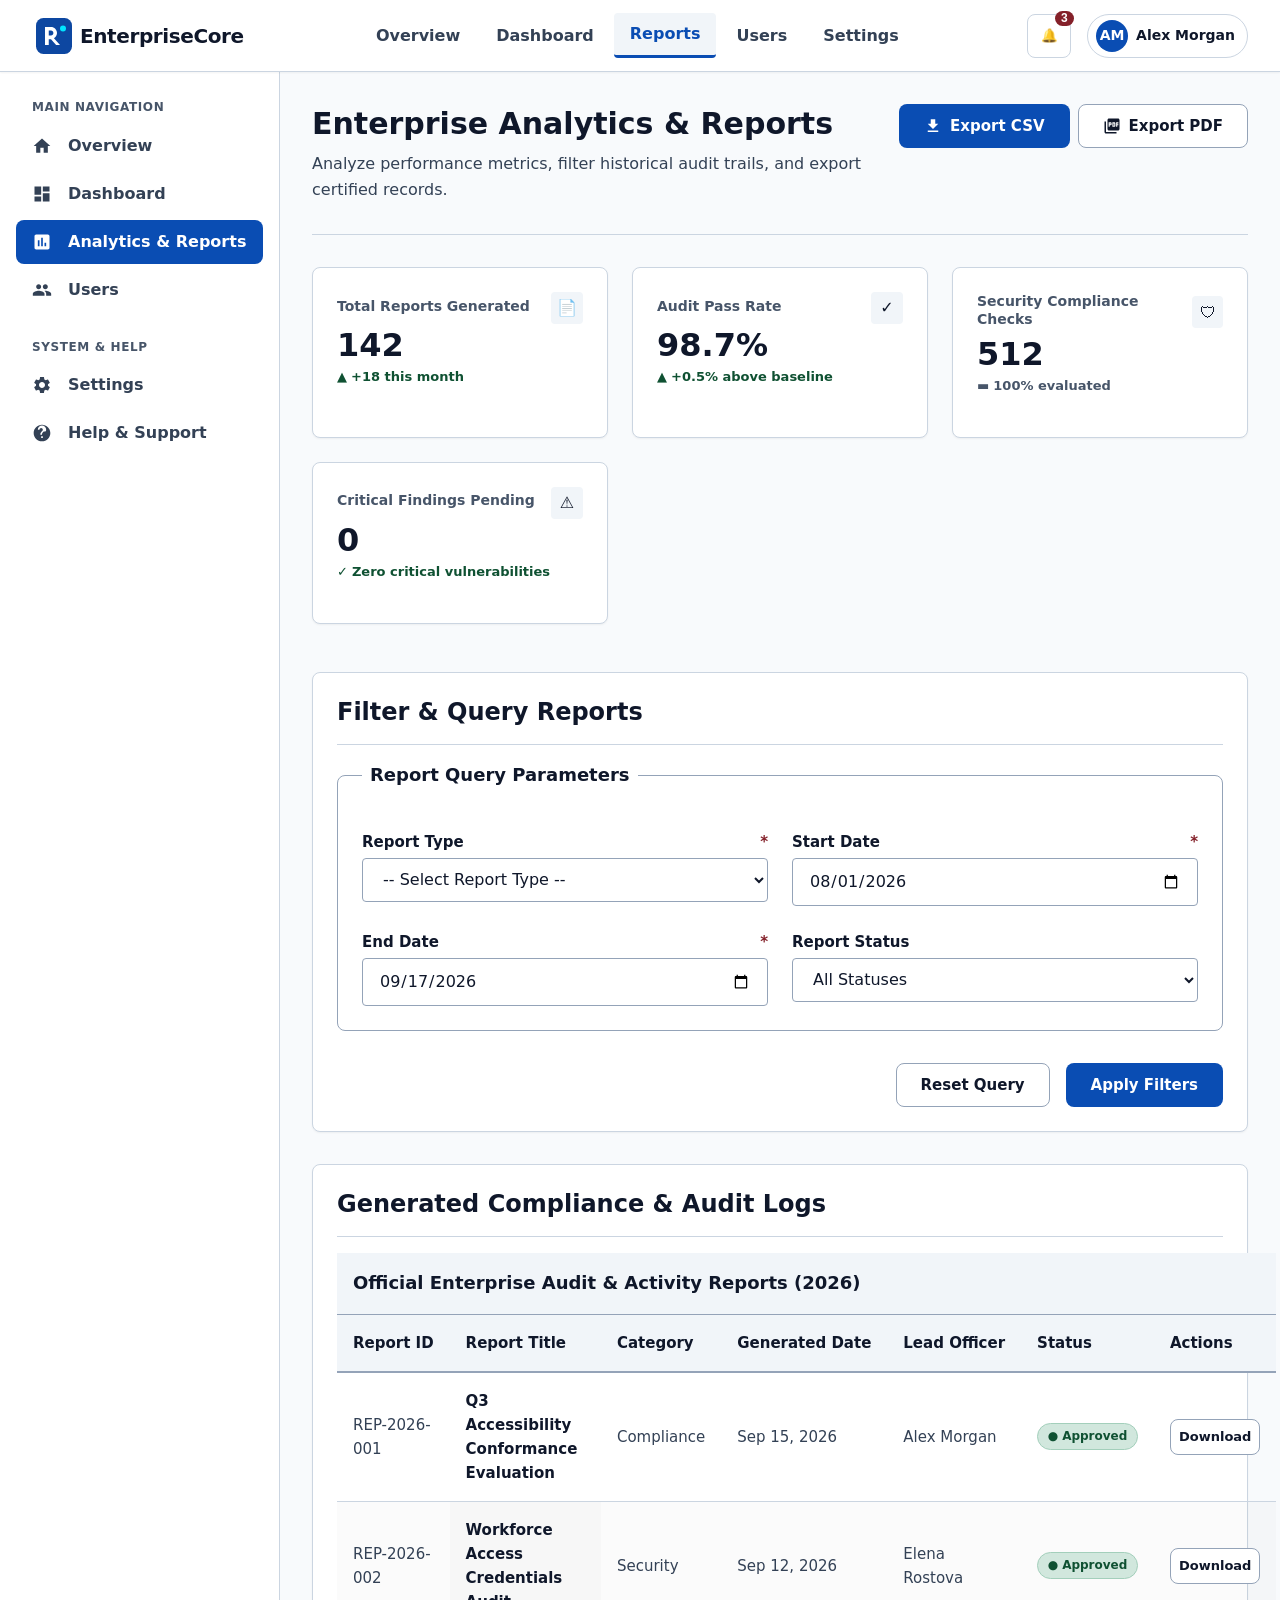
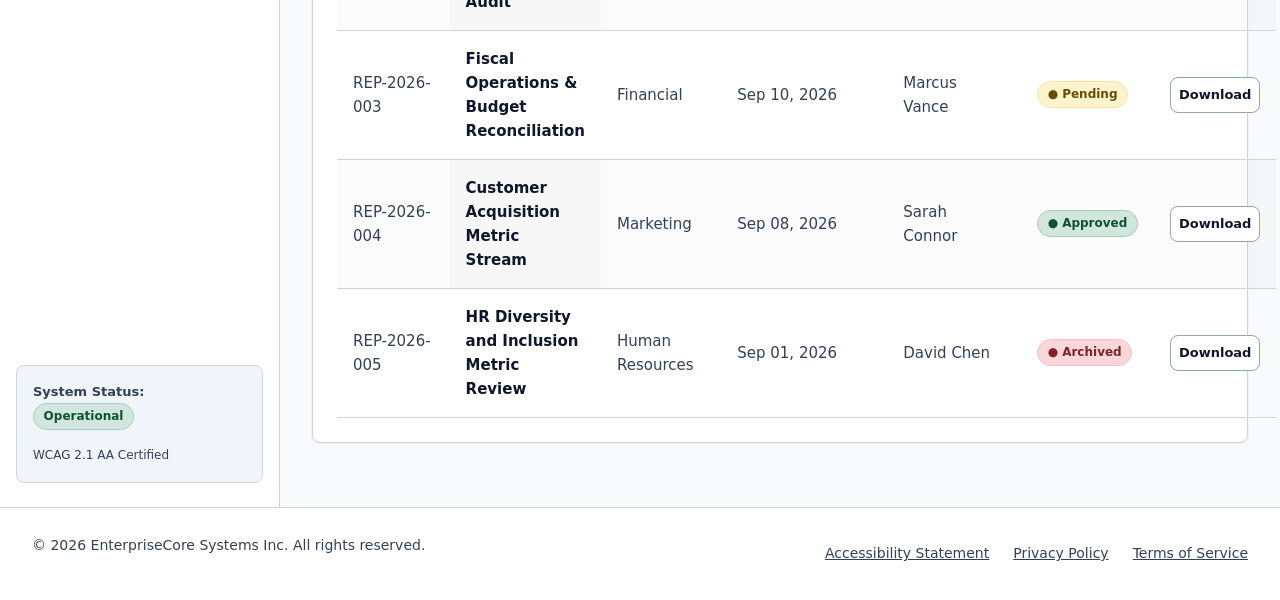
<file: reports.html>
<!DOCTYPE html>
<html lang="en">
<head>
  <meta charset="UTF-8">
  <meta name="viewport" content="width=device-width, initial-scale=1.0">
  <meta name="description" content="Accessible Enterprise Dashboard - Analytics, financial auditing, and compliance report generation.">
  <title>Analytics &amp; Reports | Accessible Enterprise Dashboard</title>
  <link rel="stylesheet" href="css/style.css">
</head>
<body>
  <!-- Skip Navigation Link -->
  <a href="#main-content" class="skip-link">Skip to main content</a>

  <!-- Accessible Header Landmark -->
  <header class="app-header" aria-label="EnterpriseCore site header">
    <section class="header-brand-group" aria-label="Brand identifier and navigation control">
      <button type="button" class="mobile-nav-toggle" aria-controls="sidebar-nav" aria-expanded="false" aria-label="Toggle navigation menu">
        <span aria-hidden="true">&#9776;</span>
      </button>
      <a href="index.html" class="brand-link" aria-label="Accessible Enterprise Dashboard Home">
        <img src="assets/images/logo.svg" alt="" width="36" height="36" aria-hidden="true">
        <span class="brand-title">EnterpriseCore</span>
      </a>
    </section>

    <nav class="primary-nav" aria-label="Primary navigation">
      <ul class="primary-nav-list">
        <li>
          <a href="index.html" class="nav-link">Overview</a>
        </li>
        <li>
          <a href="dashboard.html" class="nav-link">Dashboard</a>
        </li>
        <li>
          <a href="reports.html" class="nav-link" aria-current="page">Reports</a>
        </li>
        <li>
          <a href="users.html" class="nav-link">Users</a>
        </li>
        <li>
          <a href="settings.html" class="nav-link">Settings</a>
        </li>
      </ul>
    </nav>

    <section class="header-actions" aria-label="User notifications and profile">
      <button type="button" class="header-action-btn" aria-label="Notifications: 3 unread updates">
        <span aria-hidden="true">&#128276;</span>
        <span class="notification-badge" aria-hidden="true">3</span>
        <span class="sr-only">3 unread notifications</span>
      </button>

      <a href="settings.html" class="user-profile-badge" aria-label="User Profile: Alex Morgan, Administrator">
        <span class="avatar-circle" aria-hidden="true">AM</span>
        <span class="profile-name">Alex Morgan</span>
      </a>
    </section>
  </header>

  <!-- Accessible Sidebar Navigation -->
  <aside class="app-sidebar" aria-label="Sidebar navigation">
    <nav class="sidebar-nav" id="sidebar-nav" aria-label="Sidebar navigation">
      <section class="sidebar-nav-section" aria-labelledby="sidebar-main-title">
        <h2 id="sidebar-main-title" class="sidebar-heading">Main Navigation</h2>
        <ul class="sidebar-nav-list">
          <li>
            <a href="index.html" class="sidebar-link">
              <svg class="sidebar-icon" aria-hidden="true" focusable="false" viewBox="0 0 24 24">
                <path d="M10 20v-6h4v6h5v-8h3L12 3 2 12h3v8z"/>
              </svg>
              <span>Overview</span>
            </a>
          </li>
          <li>
            <a href="dashboard.html" class="sidebar-link">
              <svg class="sidebar-icon" aria-hidden="true" focusable="false" viewBox="0 0 24 24">
                <path d="M3 13h8V3H3v10zm0 8h8v-6H3v6zm10 0h8V11h-8v10zm0-18v6h8V3h-8z"/>
              </svg>
              <span>Dashboard</span>
            </a>
          </li>
          <li>
            <a href="reports.html" class="sidebar-link" aria-current="page">
              <svg class="sidebar-icon" aria-hidden="true" focusable="false" viewBox="0 0 24 24">
                <path d="M19 3H5c-1.1 0-2 .9-2 2v14c0 1.1.9 2 2 2h14c1.1 0 2-.9 2-2V5c0-1.1-.9-2-2-2zM9 17H7v-7h2v7zm4 0h-2V7h2v10zm4 0h-2v-4h2v4z"/>
              </svg>
              <span>Analytics &amp; Reports</span>
            </a>
          </li>
          <li>
            <a href="users.html" class="sidebar-link">
              <svg class="sidebar-icon" aria-hidden="true" focusable="false" viewBox="0 0 24 24">
                <path d="M16 11c1.66 0 2.99-1.34 2.99-3S17.66 5 16 5s-3 1.34-3 3 1.34 3 3 3zm-8 0c1.66 0 2.99-1.34 2.99-3S9.66 5 8 5 5 6.34 5 8s1.34 3 3 3zm0 2c-2.33 0-7 1.17-7 3.5V19h14v-2.5c0-2.33-4.67-3.5-7-3.5zm8 0c-.29 0-.62.02-.97.05 1.16.84 1.97 1.97 1.97 3.45V19h6v-2.5c0-2.33-4.67-3.5-7-3.5z"/>
              </svg>
              <span>Users</span>
            </a>
          </li>
        </ul>
      </section>

      <section class="sidebar-nav-section" aria-labelledby="sidebar-config-title">
        <h2 id="sidebar-config-title" class="sidebar-heading">System &amp; Help</h2>
        <ul class="sidebar-nav-list">
          <li>
            <a href="settings.html" class="sidebar-link">
              <svg class="sidebar-icon" aria-hidden="true" focusable="false" viewBox="0 0 24 24">
                <path d="M19.14 12.94c.04-.3.06-.61.06-.94 0-.32-.02-.64-.07-.94l2.03-1.58c.18-.14.23-.41.12-.61l-1.92-3.32c-.12-.22-.37-.29-.59-.22l-2.39.96c-.5-.38-1.03-.7-1.62-.94l-.36-2.54c-.04-.24-.24-.41-.48-.41h-3.84c-.24 0-.43.17-.47.41l-.36 2.54c-.59.24-1.13.57-1.62.94l-2.39-.96c-.22-.08-.47 0-.59.22L2.74 8.87c-.12.21-.08.47.12.61l2.03 1.58c-.05.3-.09.63-.09.94s.02.64.07.94l-2.03 1.58c-.18.14-.23.41-.12.61l1.92 3.32c.12.22.37.29.59.22l2.39-.96c.5.38 1.03.7 1.62.94l.36 2.54c.05.24.24.41.48.41h3.84c.24 0 .44-.17.47-.41l.36-2.54c.59-.24 1.13-.56 1.62-.94l2.39.96c.22.08.47 0 .59-.22l1.92-3.32c.12-.22.07-.47-.12-.61l-2.01-1.58zM12 15.6c-1.98 0-3.6-1.62-3.6-3.6s1.62-3.6 3.6-3.6 3.6 1.62 3.6 3.6-1.62 3.6-3.6 3.6z"/>
              </svg>
              <span>Settings</span>
            </a>
          </li>
          <li>
            <a href="settings.html#help-support" class="sidebar-link">
              <svg class="sidebar-icon" aria-hidden="true" focusable="false" viewBox="0 0 24 24">
                <path d="M12 2C6.48 2 2 6.48 2 12s4.48 10 10 10 10-4.48 10-10S17.52 2 12 2zm1 16h-2v-2h2v2zm1.07-7.75l-.9.92C12.45 11.9 12 12.5 12 14h-2v-.5c0-1.1.45-2.1 1.17-2.83l1.24-1.26c.37-.36.59-.86.59-1.41 0-1.1-.9-2-2-2s-2 .9-2 2H7c0-2.76 2.24-5 5-5s5 2.24 5 5c0 1.04-.42 1.99-1.07 2.25z"/>
              </svg>
              <span>Help &amp; Support</span>
            </a>
          </li>
        </ul>
      </section>

      <footer class="sidebar-footer-note">
        <p><strong>System Status:</strong> <span class="badge badge-active badge-live">Operational</span></p>
        <p class="mb-0 fs-xs">WCAG 2.1 AA Certified</p>
      </footer>
    </nav>
  </aside>

  <!-- Main Content Landmark -->
  <main id="main-content" class="app-main">
    <!-- Reports Page Header -->
    <header class="page-header-section" aria-label="Reports header and export actions">
      <section class="header-text-block">
        <h1 id="page-title">Enterprise Analytics &amp; Reports</h1>
        <p>Analyze performance metrics, filter historical audit trails, and export certified records.</p>
      </section>

      <section class="page-actions-group" aria-label="Export actions">
        <button type="button" class="btn btn-primary" onclick="alert('CSV Export generated successfully.');">
          <svg width="18" height="18" viewBox="0 0 24 24" fill="currentColor" aria-hidden="true">
            <path d="M19 9h-4V3H9v6H5l7 7 7-7zM5 18v2h14v-2H5z"/>
          </svg>
          <span>Export CSV</span>
        </button>
        <button type="button" class="btn btn-secondary" onclick="alert('PDF Report compilation started.');">
          <svg width="18" height="18" viewBox="0 0 24 24" fill="currentColor" aria-hidden="true">
            <path d="M20 2H8c-1.1 0-2 .9-2 2v12c0 1.1.9 2 2 2h12c1.1 0 2-.9 2-2V4c0-1.1-.9-2-2-2zm-8.5 7.5c0 .83-.67 1.5-1.5 1.5H9v2H7.5V7H10c.83 0 1.5.67 1.5 1.5v1zm5 2c0 .83-.67 1.5-1.5 1.5h-2.5V7H15c.83 0 1.5.67 1.5 1.5v3zm4-3H19v1h1.5V11H19v2h-1.5V7h3v1.5zM9 9.5h1v-1H9v1zM4 6H2v14c0 1.1.9 2 2 2h14v-2H4V6zm10 5.5h1v-3h-1v3z"/>
          </svg>
          <span>Export PDF</span>
        </button>
      </section>
    </header>

    <!-- Report Summary Cards -->
    <section aria-labelledby="report-kpi-heading">
      <h2 id="report-kpi-heading" class="sr-only">Report Summary Indicators</h2>
      <section class="stats-grid">
        <article class="stat-card" aria-labelledby="rep-stat-1">
          <header class="stat-header">
            <h3 id="rep-stat-1" class="stat-label">Total Reports Generated</h3>
            <span class="stat-icon" aria-hidden="true">&#128196;</span>
          </header>
          <data class="stat-value" value="142">142</data>
          <p class="stat-trend trend-up">
            <span aria-hidden="true">&#9650;</span>
            <span>+18 this month</span>
          </p>
        </article>

        <article class="stat-card" aria-labelledby="rep-stat-2">
          <header class="stat-header">
            <h3 id="rep-stat-2" class="stat-label">Audit Pass Rate</h3>
            <span class="stat-icon" aria-hidden="true">&#10003;</span>
          </header>
          <data class="stat-value" value="98.7">98.7%</data>
          <p class="stat-trend trend-up">
            <span aria-hidden="true">&#9650;</span>
            <span>+0.5% above baseline</span>
          </p>
        </article>

        <article class="stat-card" aria-labelledby="rep-stat-3">
          <header class="stat-header">
            <h3 id="rep-stat-3" class="stat-label">Security Compliance Checks</h3>
            <span class="stat-icon" aria-hidden="true">&#128737;</span>
          </header>
          <data class="stat-value" value="512">512</data>
          <p class="stat-trend trend-neutral">
            <span aria-hidden="true">&#9644;</span>
            <span>100% evaluated</span>
          </p>
        </article>

        <article class="stat-card" aria-labelledby="rep-stat-4">
          <header class="stat-header">
            <h3 id="rep-stat-4" class="stat-label">Critical Findings Pending</h3>
            <span class="stat-icon" aria-hidden="true">&#9888;</span>
          </header>
          <data class="stat-value" value="0">0</data>
          <p class="stat-trend trend-up">
            <span aria-hidden="true">&#10003;</span>
            <span>Zero critical vulnerabilities</span>
          </p>
        </article>
      </section>
    </section>

    <!-- Accessible Filter Form with Date Ranges -->
    <section class="dashboard-panel" aria-labelledby="filter-heading">
      <header class="panel-header">
        <h2 id="filter-heading">Filter &amp; Query Reports</h2>
      </header>

      <form id="filter-form" class="accessible-form" novalidate>
        <fieldset class="form-fieldset">
          <legend class="form-legend">Report Query Parameters</legend>
          <div class="form-grid">
            <div class="form-group">
              <label for="filter-report-type" class="form-label">
                Report Type <span class="required-indicator" aria-hidden="true">*</span>
              </label>
              <select
                id="filter-report-type"
                name="report_type"
                class="form-control"
                required
                aria-required="true"
                aria-describedby="filter-report-type-error"
              >
                <option value="">-- Select Report Type --</option>
                <option value="financial">Financial Audit</option>
                <option value="security">Security &amp; Access Controls</option>
                <option value="compliance">WCAG Accessibility Compliance</option>
                <option value="workforce">Workforce Utilization</option>
              </select>
              <p id="filter-report-type-error" class="form-error" role="alert"></p>
            </div>

            <div class="form-group">
              <label for="filter-start-date" class="form-label">
                Start Date <span class="required-indicator" aria-hidden="true">*</span>
              </label>
              <input
                type="date"
                id="filter-start-date"
                name="start_date"
                class="form-control"
                required
                value="2026-08-01"
                aria-required="true"
                aria-describedby="filter-start-date-error"
              >
              <p id="filter-start-date-error" class="form-error" role="alert"></p>
            </div>

            <div class="form-group">
              <label for="filter-end-date" class="form-label">
                End Date <span class="required-indicator" aria-hidden="true">*</span>
              </label>
              <input
                type="date"
                id="filter-end-date"
                name="end_date"
                class="form-control"
                required
                value="2026-09-17"
                aria-required="true"
                aria-describedby="filter-end-date-error"
              >
              <p id="filter-end-date-error" class="form-error" role="alert"></p>
            </div>

            <div class="form-group">
              <label for="filter-status" class="form-label">Report Status</label>
              <select id="filter-status" name="status" class="form-control">
                <option value="all">All Statuses</option>
                <option value="approved">Approved</option>
                <option value="pending">Pending Review</option>
                <option value="archived">Archived</option>
              </select>
            </div>
          </div>
        </fieldset>

        <section class="form-actions-end">
          <button type="reset" class="btn btn-secondary">Reset Query</button>
          <button type="submit" class="btn btn-primary">Apply Filters</button>
        </section>
      </form>
    </section>

    <!-- Accessible Reports Data Table -->
    <section class="dashboard-panel" aria-labelledby="reports-table-heading">
      <header class="panel-header">
        <h2 id="reports-table-heading">Generated Compliance &amp; Audit Logs</h2>
      </header>

      <section class="table-responsive-container" tabindex="0" aria-label="Generated Reports Table, use arrow keys to navigate horizontally">
        <table class="data-table">
          <caption>Official Enterprise Audit &amp; Activity Reports (2026)</caption>
          <thead>
            <tr>
              <th scope="col" data-sortable aria-sort="none">Report ID</th>
              <th scope="col" data-sortable aria-sort="ascending">Report Title</th>
              <th scope="col" data-sortable aria-sort="none">Category</th>
              <th scope="col" data-sortable aria-sort="none">Generated Date</th>
              <th scope="col" data-sortable aria-sort="none">Lead Officer</th>
              <th scope="col">Status</th>
              <th scope="col">Actions</th>
            </tr>
          </thead>
          <tbody>
            <tr>
              <td>REP-2026-001</td>
              <th scope="row">Q3 Accessibility Conformance Evaluation</th>
              <td>Compliance</td>
              <td><time datetime="2026-09-15">Sep 15, 2026</time></td>
              <td>Alex Morgan</td>
              <td>
                <span class="badge badge-active">
                  <span aria-hidden="true">&#9679;</span>
                  <span>Approved</span>
                </span>
              </td>
              <td>
                <button
                  type="button"
                  class="btn btn-secondary btn-sm"
                  aria-label="Download Q3 Accessibility Conformance Evaluation (PDF)"
                  onclick="alert('Downloading REP-2026-001...');"
                >
                  Download
                </button>
              </td>
            </tr>

            <tr>
              <td>REP-2026-002</td>
              <th scope="row">Workforce Access Credentials Audit</th>
              <td>Security</td>
              <td><time datetime="2026-09-12">Sep 12, 2026</time></td>
              <td>Elena Rostova</td>
              <td>
                <span class="badge badge-active">
                  <span aria-hidden="true">&#9679;</span>
                  <span>Approved</span>
                </span>
              </td>
              <td>
                <button
                  type="button"
                  class="btn btn-secondary btn-sm"
                  aria-label="Download Workforce Access Credentials Audit (PDF)"
                  onclick="alert('Downloading REP-2026-002...');"
                >
                  Download
                </button>
              </td>
            </tr>

            <tr>
              <td>REP-2026-003</td>
              <th scope="row">Fiscal Operations &amp; Budget Reconciliation</th>
              <td>Financial</td>
              <td><time datetime="2026-09-10">Sep 10, 2026</time></td>
              <td>Marcus Vance</td>
              <td>
                <span class="badge badge-pending">
                  <span aria-hidden="true">&#9679;</span>
                  <span>Pending</span>
                </span>
              </td>
              <td>
                <button
                  type="button"
                  class="btn btn-secondary btn-sm"
                  aria-label="Download Fiscal Operations & Budget Reconciliation (PDF)"
                  onclick="alert('Downloading REP-2026-003...');"
                >
                  Download
                </button>
              </td>
            </tr>

            <tr>
              <td>REP-2026-004</td>
              <th scope="row">Customer Acquisition Metric Stream</th>
              <td>Marketing</td>
              <td><time datetime="2026-09-08">Sep 08, 2026</time></td>
              <td>Sarah Connor</td>
              <td>
                <span class="badge badge-active">
                  <span aria-hidden="true">&#9679;</span>
                  <span>Approved</span>
                </span>
              </td>
              <td>
                <button
                  type="button"
                  class="btn btn-secondary btn-sm"
                  aria-label="Download Customer Acquisition Metric Stream (PDF)"
                  onclick="alert('Downloading REP-2026-004...');"
                >
                  Download
                </button>
              </td>
            </tr>

            <tr>
              <td>REP-2026-005</td>
              <th scope="row">HR Diversity and Inclusion Metric Review</th>
              <td>Human Resources</td>
              <td><time datetime="2026-09-01">Sep 01, 2026</time></td>
              <td>David Chen</td>
              <td>
                <span class="badge badge-inactive">
                  <span aria-hidden="true">&#9679;</span>
                  <span>Archived</span>
                </span>
              </td>
              <td>
                <button
                  type="button"
                  class="btn btn-secondary btn-sm"
                  aria-label="Download HR Diversity and Inclusion Metric Review (PDF)"
                  onclick="alert('Downloading REP-2026-005...');"
                >
                  Download
                </button>
              </td>
            </tr>
          </tbody>
        </table>
      </section>
    </section>
  </main>

  <!-- Accessible Footer Landmark -->
  <footer class="app-footer">
    <p>&copy; 2026 EnterpriseCore Systems Inc. All rights reserved.</p>
    <nav aria-label="Footer legal and accessibility links">
      <ul class="footer-nav-list">
        <li><a href="settings.html#accessibility" class="footer-link">Accessibility Statement</a></li>
        <li><a href="settings.html#privacy" class="footer-link">Privacy Policy</a></li>
        <li><a href="settings.html#terms" class="footer-link">Terms of Service</a></li>
      </ul>
    </nav>
  </footer>

  <!-- Live Announcer Region for Screen Readers -->
  <p id="live-announcer" aria-live="polite" class="sr-only"></p>

  <script src="js/script.js"></script>
</body>
</html>
</file>
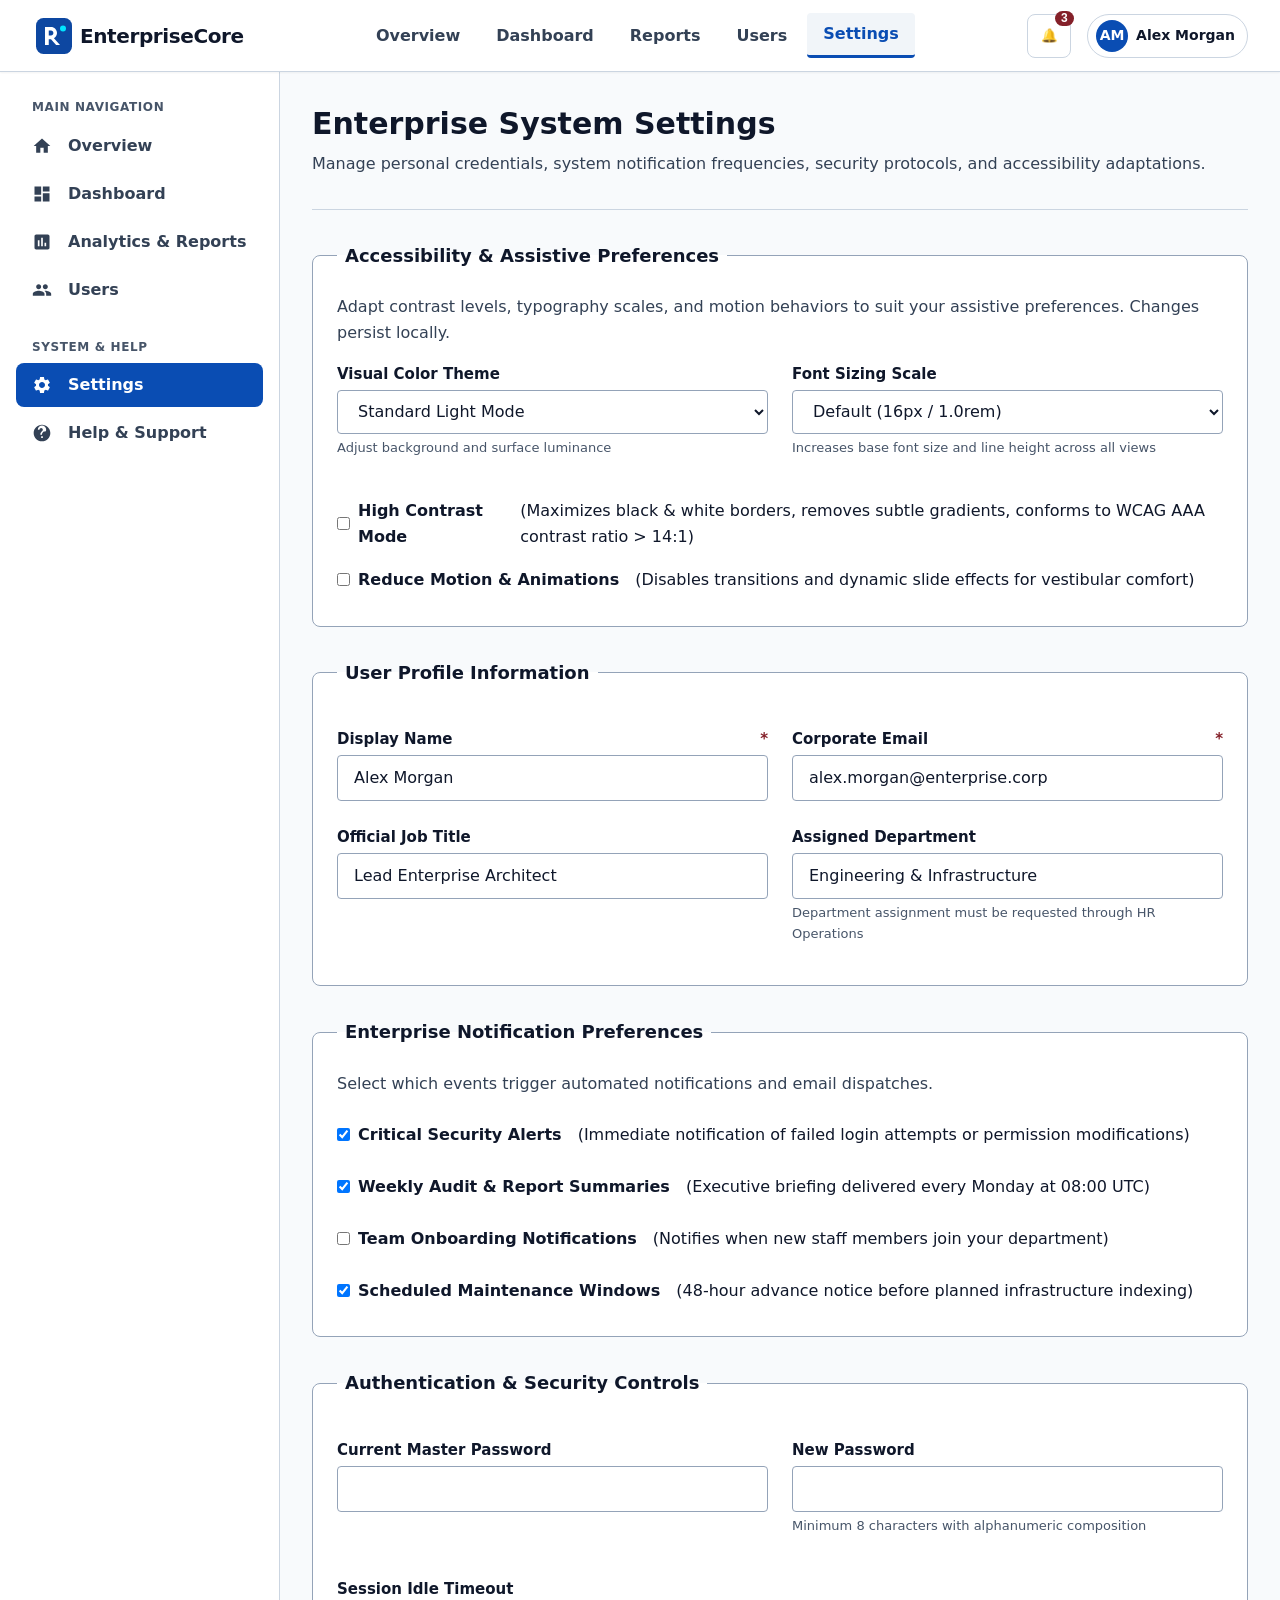
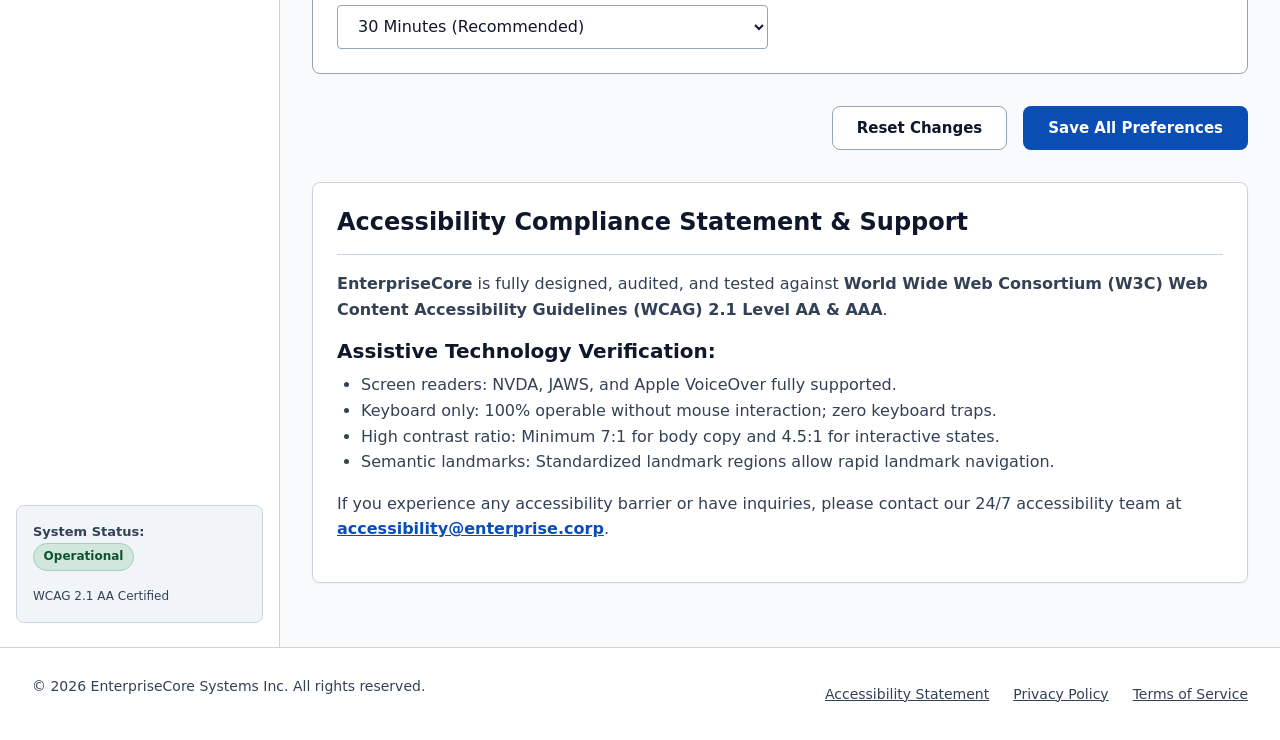
<file: settings.html>
<!DOCTYPE html>
<html lang="en">
<head>
  <meta charset="UTF-8">
  <meta name="viewport" content="width=device-width, initial-scale=1.0">
  <meta name="description" content="Accessible Enterprise Dashboard - User profile, system security, notification preferences, and WCAG accessibility options.">
  <title>Settings &amp; Accessibility | Accessible Enterprise Dashboard</title>
  <link rel="stylesheet" href="css/style.css">
</head>
<body>
  <!-- Skip Navigation Link -->
  <a href="#main-content" class="skip-link">Skip to main content</a>

  <!-- Accessible Header Landmark -->
  <header class="app-header" aria-label="EnterpriseCore site header">
    <section class="header-brand-group" aria-label="Brand identifier and navigation control">
      <button type="button" class="mobile-nav-toggle" aria-controls="sidebar-nav" aria-expanded="false" aria-label="Toggle navigation menu">
        <span aria-hidden="true">&#9776;</span>
      </button>
      <a href="index.html" class="brand-link" aria-label="Accessible Enterprise Dashboard Home">
        <img src="assets/images/logo.svg" alt="" width="36" height="36" aria-hidden="true">
        <span class="brand-title">EnterpriseCore</span>
      </a>
    </section>

    <nav class="primary-nav" aria-label="Primary navigation">
      <ul class="primary-nav-list">
        <li>
          <a href="index.html" class="nav-link">Overview</a>
        </li>
        <li>
          <a href="dashboard.html" class="nav-link">Dashboard</a>
        </li>
        <li>
          <a href="reports.html" class="nav-link">Reports</a>
        </li>
        <li>
          <a href="users.html" class="nav-link">Users</a>
        </li>
        <li>
          <a href="settings.html" class="nav-link" aria-current="page">Settings</a>
        </li>
      </ul>
    </nav>

    <section class="header-actions" aria-label="User notifications and profile">
      <button type="button" class="header-action-btn" aria-label="Notifications: 3 unread updates">
        <span aria-hidden="true">&#128276;</span>
        <span class="notification-badge" aria-hidden="true">3</span>
        <span class="sr-only">3 unread notifications</span>
      </button>

      <a href="settings.html" class="user-profile-badge" aria-label="User Profile: Alex Morgan, Administrator">
        <span class="avatar-circle" aria-hidden="true">AM</span>
        <span class="profile-name">Alex Morgan</span>
      </a>
    </section>
  </header>

  <!-- Accessible Sidebar Navigation -->
  <aside class="app-sidebar" aria-label="Sidebar navigation">
    <nav class="sidebar-nav" id="sidebar-nav" aria-label="Sidebar navigation">
      <section class="sidebar-nav-section" aria-labelledby="sidebar-main-title">
        <h2 id="sidebar-main-title" class="sidebar-heading">Main Navigation</h2>
        <ul class="sidebar-nav-list">
          <li>
            <a href="index.html" class="sidebar-link">
              <svg class="sidebar-icon" aria-hidden="true" focusable="false" viewBox="0 0 24 24">
                <path d="M10 20v-6h4v6h5v-8h3L12 3 2 12h3v8z"/>
              </svg>
              <span>Overview</span>
            </a>
          </li>
          <li>
            <a href="dashboard.html" class="sidebar-link">
              <svg class="sidebar-icon" aria-hidden="true" focusable="false" viewBox="0 0 24 24">
                <path d="M3 13h8V3H3v10zm0 8h8v-6H3v6zm10 0h8V11h-8v10zm0-18v6h8V3h-8z"/>
              </svg>
              <span>Dashboard</span>
            </a>
          </li>
          <li>
            <a href="reports.html" class="sidebar-link">
              <svg class="sidebar-icon" aria-hidden="true" focusable="false" viewBox="0 0 24 24">
                <path d="M19 3H5c-1.1 0-2 .9-2 2v14c0 1.1.9 2 2 2h14c1.1 0 2-.9 2-2V5c0-1.1-.9-2-2-2zM9 17H7v-7h2v7zm4 0h-2V7h2v10zm4 0h-2v-4h2v4z"/>
              </svg>
              <span>Analytics &amp; Reports</span>
            </a>
          </li>
          <li>
            <a href="users.html" class="sidebar-link">
              <svg class="sidebar-icon" aria-hidden="true" focusable="false" viewBox="0 0 24 24">
                <path d="M16 11c1.66 0 2.99-1.34 2.99-3S17.66 5 16 5s-3 1.34-3 3 1.34 3 3 3zm-8 0c1.66 0 2.99-1.34 2.99-3S9.66 5 8 5 5 6.34 5 8s1.34 3 3 3zm0 2c-2.33 0-7 1.17-7 3.5V19h14v-2.5c0-2.33-4.67-3.5-7-3.5zm8 0c-.29 0-.62.02-.97.05 1.16.84 1.97 1.97 1.97 3.45V19h6v-2.5c0-2.33-4.67-3.5-7-3.5z"/>
              </svg>
              <span>Users</span>
            </a>
          </li>
        </ul>
      </section>

      <section class="sidebar-nav-section" aria-labelledby="sidebar-config-title">
        <h2 id="sidebar-config-title" class="sidebar-heading">System &amp; Help</h2>
        <ul class="sidebar-nav-list">
          <li>
            <a href="settings.html" class="sidebar-link" aria-current="page">
              <svg class="sidebar-icon" aria-hidden="true" focusable="false" viewBox="0 0 24 24">
                <path d="M19.14 12.94c.04-.3.06-.61.06-.94 0-.32-.02-.64-.07-.94l2.03-1.58c.18-.14.23-.41.12-.61l-1.92-3.32c-.12-.22-.37-.29-.59-.22l-2.39.96c-.5-.38-1.03-.7-1.62-.94l-.36-2.54c-.04-.24-.24-.41-.48-.41h-3.84c-.24 0-.43.17-.47.41l-.36 2.54c-.59.24-1.13.57-1.62.94l-2.39-.96c-.22-.08-.47 0-.59.22L2.74 8.87c-.12.21-.08.47.12.61l2.03 1.58c-.05.3-.09.63-.09.94s.02.64.07.94l-2.03 1.58c-.18.14-.23.41-.12.61l1.92 3.32c.12.22.37.29.59.22l2.39-.96c.5.38 1.03.7 1.62.94l.36 2.54c.05.24.24.41.48.41h3.84c.24 0 .44-.17.47-.41l.36-2.54c.59-.24 1.13-.56 1.62-.94l2.39.96c.22.08.47 0 .59-.22l1.92-3.32c.12-.22.07-.47-.12-.61l-2.01-1.58zM12 15.6c-1.98 0-3.6-1.62-3.6-3.6s1.62-3.6 3.6-3.6 3.6 1.62 3.6 3.6-1.62 3.6-3.6 3.6z"/>
              </svg>
              <span>Settings</span>
            </a>
          </li>
          <li>
            <a href="#help-support" class="sidebar-link">
              <svg class="sidebar-icon" aria-hidden="true" focusable="false" viewBox="0 0 24 24">
                <path d="M12 2C6.48 2 2 6.48 2 12s4.48 10 10 10 10-4.48 10-10S17.52 2 12 2zm1 16h-2v-2h2v2zm1.07-7.75l-.9.92C12.45 11.9 12 12.5 12 14h-2v-.5c0-1.1.45-2.1 1.17-2.83l1.24-1.26c.37-.36.59-.86.59-1.41 0-1.1-.9-2-2-2s-2 .9-2 2H7c0-2.76 2.24-5 5-5s5 2.24 5 5c0 1.04-.42 1.99-1.07 2.25z"/>
              </svg>
              <span>Help &amp; Support</span>
            </a>
          </li>
        </ul>
      </section>

      <footer class="sidebar-footer-note">
        <p><strong>System Status:</strong> <span class="badge badge-active badge-live">Operational</span></p>
        <p class="mb-0 fs-xs">WCAG 2.1 AA Certified</p>
      </footer>
    </nav>
  </aside>

  <!-- Main Content Landmark -->
  <main id="main-content" class="app-main">
    <header class="page-header-section" aria-label="Settings page title">
      <section class="header-text-block">
        <h1 id="page-title">Enterprise System Settings</h1>
        <p>Manage personal credentials, system notification frequencies, security protocols, and accessibility adaptations.</p>
      </section>
    </header>

    <form id="settings-form" class="accessible-form" novalidate>
      <!-- Section 1: Accessibility & Display Preferences -->
      <fieldset class="form-fieldset" id="accessibility">
        <legend class="form-legend">Accessibility &amp; Assistive Preferences</legend>
        <p>Adapt contrast levels, typography scales, and motion behaviors to suit your assistive preferences. Changes persist locally.</p>

        <section class="form-grid">
          <div class="form-group">
            <label for="pref-theme" class="form-label">Visual Color Theme</label>
            <select id="pref-theme" class="form-control">
              <option value="light">Standard Light Mode</option>
              <option value="dark">Dark Theme (Reduced Glare)</option>
            </select>
            <p class="form-hint">Adjust background and surface luminance</p>
          </div>

          <div class="form-group">
            <label for="pref-font-size" class="form-label">Font Sizing Scale</label>
            <select id="pref-font-size" class="form-control">
              <option value="normal">Default (16px / 1.0rem)</option>
              <option value="large">Large (18px / 1.125rem)</option>
              <option value="x-large">Extra Large (20px / 1.25rem)</option>
            </select>
            <p class="form-hint">Increases base font size and line height across all views</p>
          </div>
        </section>

        <section class="checkbox-group mt-lg">
          <div class="check-item">
            <input type="checkbox" id="pref-high-contrast" name="high_contrast">
            <label for="pref-high-contrast" class="check-label">
              <strong>High Contrast Mode</strong> (Maximizes black &amp; white borders, removes subtle gradients, conforms to WCAG AAA contrast ratio &gt; 14:1)
            </label>
          </div>

          <div class="check-item">
            <input type="checkbox" id="pref-reduce-motion" name="reduce_motion">
            <label for="pref-reduce-motion" class="check-label">
              <strong>Reduce Motion &amp; Animations</strong> (Disables transitions and dynamic slide effects for vestibular comfort)
            </label>
          </div>
        </section>
      </fieldset>

      <!-- Section 2: User Profile Settings -->
      <fieldset class="form-fieldset" id="profile">
        <legend class="form-legend">User Profile Information</legend>

        <section class="form-grid">
          <div class="form-group">
            <label for="prof-name" class="form-label">
              Display Name <span class="required-indicator" aria-hidden="true">*</span>
            </label>
            <input
              type="text"
              id="prof-name"
              name="prof_name"
              class="form-control"
              value="Alex Morgan"
              required
              aria-required="true"
              aria-describedby="prof-name-error"
            >
            <p id="prof-name-error" class="form-error" role="alert"></p>
          </div>

          <div class="form-group">
            <label for="prof-email" class="form-label">
              Corporate Email <span class="required-indicator" aria-hidden="true">*</span>
            </label>
            <input
              type="email"
              id="prof-email"
              name="prof_email"
              class="form-control"
              value="alex.morgan@enterprise.corp"
              required
              aria-required="true"
              aria-describedby="prof-email-error"
            >
            <p id="prof-email-error" class="form-error" role="alert"></p>
          </div>

          <div class="form-group">
            <label for="prof-title" class="form-label">Official Job Title</label>
            <input
              type="text"
              id="prof-title"
              name="prof_title"
              class="form-control"
              value="Lead Enterprise Architect"
            >
          </div>

          <div class="form-group">
            <label for="prof-dept" class="form-label">Assigned Department</label>
            <input
              type="text"
              id="prof-dept"
              name="prof_dept"
              class="form-control"
              value="Engineering &amp; Infrastructure"
              readonly
            >
            <p class="form-hint">Department assignment must be requested through HR Operations</p>
          </div>
        </section>
      </fieldset>

      <!-- Section 3: Notification Settings -->
      <fieldset class="form-fieldset" id="notifications">
        <legend class="form-legend">Enterprise Notification Preferences</legend>
        <p>Select which events trigger automated notifications and email dispatches.</p>

        <section class="checkbox-group">
          <div class="check-item">
            <input type="checkbox" id="notify-security" name="notify_security" checked>
            <label for="notify-security" class="check-label">
              <strong>Critical Security Alerts</strong> (Immediate notification of failed login attempts or permission modifications)
            </label>
          </div>

          <div class="check-item">
            <input type="checkbox" id="notify-reports" name="notify_reports" checked>
            <label for="notify-reports" class="check-label">
              <strong>Weekly Audit &amp; Report Summaries</strong> (Executive briefing delivered every Monday at 08:00 UTC)
            </label>
          </div>

          <div class="check-item">
            <input type="checkbox" id="notify-team" name="notify_team">
            <label for="notify-team" class="check-label">
              <strong>Team Onboarding Notifications</strong> (Notifies when new staff members join your department)
            </label>
          </div>

          <div class="check-item">
            <input type="checkbox" id="notify-maintenance" name="notify_maintenance" checked>
            <label for="notify-maintenance" class="check-label">
              <strong>Scheduled Maintenance Windows</strong> (48-hour advance notice before planned infrastructure indexing)
            </label>
          </div>
        </section>
      </fieldset>

      <!-- Section 4: Security Settings & Password Change -->
      <fieldset class="form-fieldset" id="security">
        <legend class="form-legend">Authentication &amp; Security Controls</legend>

        <section class="form-grid">
          <div class="form-group">
            <label for="sec-current-pwd" class="form-label">Current Master Password</label>
            <input
              type="password"
              id="sec-current-pwd"
              name="current_pwd"
              class="form-control"
              autocomplete="current-password"
            >
          </div>

          <div class="form-group">
            <label for="sec-new-pwd" class="form-label">New Password</label>
            <input
              type="password"
              id="sec-new-pwd"
              name="new_pwd"
              class="form-control"
              minlength="8"
              autocomplete="new-password"
            >
            <p class="form-hint">Minimum 8 characters with alphanumeric composition</p>
          </div>

          <div class="form-group">
            <label for="sec-session-timeout" class="form-label">Session Idle Timeout</label>
            <select id="sec-session-timeout" name="session_timeout" class="form-control">
              <option value="15">15 Minutes (Strict Security)</option>
              <option value="30" selected>30 Minutes (Recommended)</option>
              <option value="60">60 Minutes</option>
              <option value="120">2 Hours</option>
            </select>
          </div>
        </section>
      </fieldset>

      <section class="form-actions-end">
        <button type="reset" class="btn btn-secondary">Reset Changes</button>
        <button type="submit" class="btn btn-primary">Save All Preferences</button>
      </section>
    </form>

    <!-- Help & Support Section -->
    <section class="dashboard-panel mt-xl" id="help-support" aria-labelledby="support-heading">
      <header class="panel-header">
        <h2 id="support-heading">Accessibility Compliance Statement &amp; Support</h2>
      </header>
      <p>
        <strong>EnterpriseCore</strong> is fully designed, audited, and tested against <strong>World Wide Web Consortium (W3C) Web Content Accessibility Guidelines (WCAG) 2.1 Level AA &amp; AAA</strong>.
      </p>
      <article>
        <h3>Assistive Technology Verification:</h3>
        <ul class="help-list">
          <li>Screen readers: NVDA, JAWS, and Apple VoiceOver fully supported.</li>
          <li>Keyboard only: 100% operable without mouse interaction; zero keyboard traps.</li>
          <li>High contrast ratio: Minimum 7:1 for body copy and 4.5:1 for interactive states.</li>
          <li>Semantic landmarks: Standardized landmark regions allow rapid landmark navigation.</li>
        </ul>
        <p>If you experience any accessibility barrier or have inquiries, please contact our 24/7 accessibility team at <a href="mailto:accessibility@enterprise.corp" class="support-email">accessibility@enterprise.corp</a>.</p>
      </article>
    </section>
  </main>

  <!-- Accessible Footer Landmark -->
  <footer class="app-footer">
    <p>&copy; 2026 EnterpriseCore Systems Inc. All rights reserved.</p>
    <nav aria-label="Footer legal and accessibility links">
      <ul class="footer-nav-list">
        <li><a href="#accessibility" class="footer-link">Accessibility Statement</a></li>
        <li><a href="#privacy" class="footer-link">Privacy Policy</a></li>
        <li><a href="#terms" class="footer-link">Terms of Service</a></li>
      </ul>
    </nav>
  </footer>

  <!-- Live Announcer Region for Screen Readers -->
  <p id="live-announcer" aria-live="polite" class="sr-only"></p>

  <script src="js/script.js"></script>
</body>
</html>
</file>
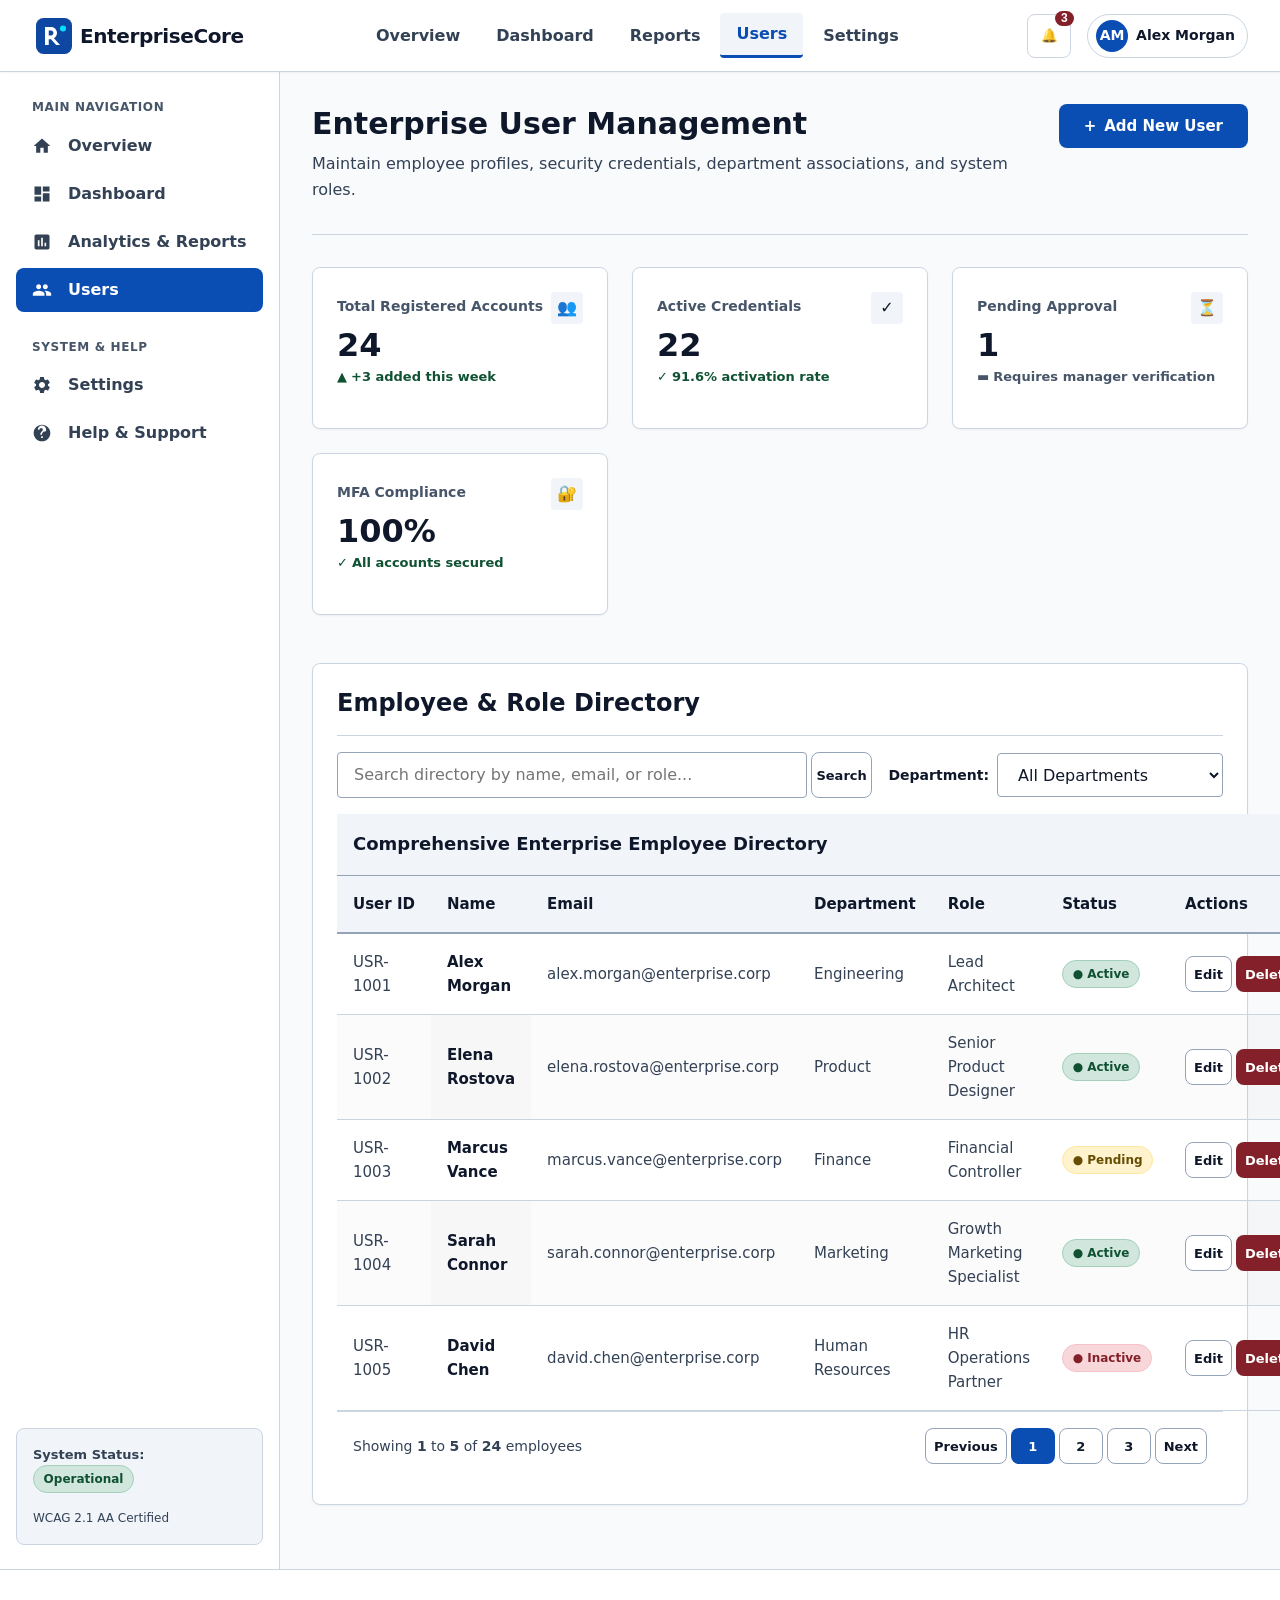
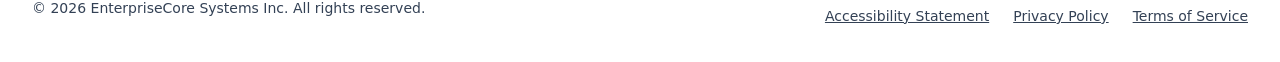
<file: users.html>
<!DOCTYPE html>
<html lang="en">
<head>
  <meta charset="UTF-8">
  <meta name="viewport" content="width=device-width, initial-scale=1.0">
  <meta name="description" content="Accessible Enterprise Dashboard - Employee directory, access control, and user profile provisioning.">
  <title>User Management | Accessible Enterprise Dashboard</title>
  <link rel="stylesheet" href="css/style.css">
</head>
<body>
  <!-- Skip Navigation Link -->
  <a href="#main-content" class="skip-link">Skip to main content</a>

  <!-- Accessible Header Landmark -->
  <header class="app-header" aria-label="EnterpriseCore site header">
    <section class="header-brand-group" aria-label="Brand identifier and navigation control">
      <button type="button" class="mobile-nav-toggle" aria-controls="sidebar-nav" aria-expanded="false" aria-label="Toggle navigation menu">
        <span aria-hidden="true">&#9776;</span>
      </button>
      <a href="index.html" class="brand-link" aria-label="Accessible Enterprise Dashboard Home">
        <img src="assets/images/logo.svg" alt="" width="36" height="36" aria-hidden="true">
        <span class="brand-title">EnterpriseCore</span>
      </a>
    </section>

    <nav class="primary-nav" aria-label="Primary navigation">
      <ul class="primary-nav-list">
        <li>
          <a href="index.html" class="nav-link">Overview</a>
        </li>
        <li>
          <a href="dashboard.html" class="nav-link">Dashboard</a>
        </li>
        <li>
          <a href="reports.html" class="nav-link">Reports</a>
        </li>
        <li>
          <a href="users.html" class="nav-link" aria-current="page">Users</a>
        </li>
        <li>
          <a href="settings.html" class="nav-link">Settings</a>
        </li>
      </ul>
    </nav>

    <section class="header-actions" aria-label="User notifications and profile">
      <button type="button" class="header-action-btn" aria-label="Notifications: 3 unread updates">
        <span aria-hidden="true">&#128276;</span>
        <span class="notification-badge" aria-hidden="true">3</span>
        <span class="sr-only">3 unread notifications</span>
      </button>

      <a href="settings.html" class="user-profile-badge" aria-label="User Profile: Alex Morgan, Administrator">
        <span class="avatar-circle" aria-hidden="true">AM</span>
        <span class="profile-name">Alex Morgan</span>
      </a>
    </section>
  </header>

  <!-- Accessible Sidebar Navigation -->
  <aside class="app-sidebar" aria-label="Sidebar navigation">
    <nav class="sidebar-nav" id="sidebar-nav" aria-label="Sidebar navigation">
      <section class="sidebar-nav-section" aria-labelledby="sidebar-main-title">
        <h2 id="sidebar-main-title" class="sidebar-heading">Main Navigation</h2>
        <ul class="sidebar-nav-list">
          <li>
            <a href="index.html" class="sidebar-link">
              <svg class="sidebar-icon" aria-hidden="true" focusable="false" viewBox="0 0 24 24">
                <path d="M10 20v-6h4v6h5v-8h3L12 3 2 12h3v8z"/>
              </svg>
              <span>Overview</span>
            </a>
          </li>
          <li>
            <a href="dashboard.html" class="sidebar-link">
              <svg class="sidebar-icon" aria-hidden="true" focusable="false" viewBox="0 0 24 24">
                <path d="M3 13h8V3H3v10zm0 8h8v-6H3v6zm10 0h8V11h-8v10zm0-18v6h8V3h-8z"/>
              </svg>
              <span>Dashboard</span>
            </a>
          </li>
          <li>
            <a href="reports.html" class="sidebar-link">
              <svg class="sidebar-icon" aria-hidden="true" focusable="false" viewBox="0 0 24 24">
                <path d="M19 3H5c-1.1 0-2 .9-2 2v14c0 1.1.9 2 2 2h14c1.1 0 2-.9 2-2V5c0-1.1-.9-2-2-2zM9 17H7v-7h2v7zm4 0h-2V7h2v10zm4 0h-2v-4h2v4z"/>
              </svg>
              <span>Analytics &amp; Reports</span>
            </a>
          </li>
          <li>
            <a href="users.html" class="sidebar-link" aria-current="page">
              <svg class="sidebar-icon" aria-hidden="true" focusable="false" viewBox="0 0 24 24">
                <path d="M16 11c1.66 0 2.99-1.34 2.99-3S17.66 5 16 5s-3 1.34-3 3 1.34 3 3 3zm-8 0c1.66 0 2.99-1.34 2.99-3S9.66 5 8 5 5 6.34 5 8s1.34 3 3 3zm0 2c-2.33 0-7 1.17-7 3.5V19h14v-2.5c0-2.33-4.67-3.5-7-3.5zm8 0c-.29 0-.62.02-.97.05 1.16.84 1.97 1.97 1.97 3.45V19h6v-2.5c0-2.33-4.67-3.5-7-3.5z"/>
              </svg>
              <span>Users</span>
            </a>
          </li>
        </ul>
      </section>

      <section class="sidebar-nav-section" aria-labelledby="sidebar-config-title">
        <h2 id="sidebar-config-title" class="sidebar-heading">System &amp; Help</h2>
        <ul class="sidebar-nav-list">
          <li>
            <a href="settings.html" class="sidebar-link">
              <svg class="sidebar-icon" aria-hidden="true" focusable="false" viewBox="0 0 24 24">
                <path d="M19.14 12.94c.04-.3.06-.61.06-.94 0-.32-.02-.64-.07-.94l2.03-1.58c.18-.14.23-.41.12-.61l-1.92-3.32c-.12-.22-.37-.29-.59-.22l-2.39.96c-.5-.38-1.03-.7-1.62-.94l-.36-2.54c-.04-.24-.24-.41-.48-.41h-3.84c-.24 0-.43.17-.47.41l-.36 2.54c-.59.24-1.13.57-1.62.94l-2.39-.96c-.22-.08-.47 0-.59.22L2.74 8.87c-.12.21-.08.47.12.61l2.03 1.58c-.05.3-.09.63-.09.94s.02.64.07.94l-2.03 1.58c-.18.14-.23.41-.12.61l1.92 3.32c.12.22.37.29.59.22l2.39-.96c.5.38 1.03.7 1.62.94l.36 2.54c.05.24.24.41.48.41h3.84c.24 0 .44-.17.47-.41l.36-2.54c.59-.24 1.13-.56 1.62-.94l2.39.96c.22.08.47 0 .59-.22l1.92-3.32c.12-.22.07-.47-.12-.61l-2.01-1.58zM12 15.6c-1.98 0-3.6-1.62-3.6-3.6s1.62-3.6 3.6-3.6 3.6 1.62 3.6 3.6-1.62 3.6-3.6 3.6z"/>
              </svg>
              <span>Settings</span>
            </a>
          </li>
          <li>
            <a href="settings.html#help-support" class="sidebar-link">
              <svg class="sidebar-icon" aria-hidden="true" focusable="false" viewBox="0 0 24 24">
                <path d="M12 2C6.48 2 2 6.48 2 12s4.48 10 10 10 10-4.48 10-10S17.52 2 12 2zm1 16h-2v-2h2v2zm1.07-7.75l-.9.92C12.45 11.9 12 12.5 12 14h-2v-.5c0-1.1.45-2.1 1.17-2.83l1.24-1.26c.37-.36.59-.86.59-1.41 0-1.1-.9-2-2-2s-2 .9-2 2H7c0-2.76 2.24-5 5-5s5 2.24 5 5c0 1.04-.42 1.99-1.07 2.25z"/>
              </svg>
              <span>Help &amp; Support</span>
            </a>
          </li>
        </ul>
      </section>

      <footer class="sidebar-footer-note">
        <p><strong>System Status:</strong> <span class="badge badge-active badge-live">Operational</span></p>
        <p class="mb-0 fs-xs">WCAG 2.1 AA Certified</p>
      </footer>
    </nav>
  </aside>

  <!-- Main Content Landmark -->
  <main id="main-content" class="app-main">
    <!-- User Management Header -->
    <header class="page-header-section" aria-label="User directory header and actions">
      <section class="header-text-block">
        <h1 id="page-title">Enterprise User Management</h1>
        <p>Maintain employee profiles, security credentials, department associations, and system roles.</p>
      </section>

      <section class="page-actions-group" aria-label="User directory actions">
        <button
          type="button"
          class="btn btn-primary"
          data-open-modal="user-modal"
          data-modal-mode="add"
          aria-haspopup="dialog"
        >
          <span aria-hidden="true">&#43;</span>
          <span>Add New User</span>
        </button>
      </section>
    </header>

    <!-- Workforce Metric Cards -->
    <section aria-labelledby="user-stats-heading">
      <h2 id="user-stats-heading" class="sr-only">User Management Overview</h2>
      <section class="stats-grid">
        <article class="stat-card" aria-labelledby="user-stat-1">
          <header class="stat-header">
            <h3 id="user-stat-1" class="stat-label">Total Registered Accounts</h3>
            <span class="stat-icon" aria-hidden="true">&#128101;</span>
          </header>
          <data class="stat-value" value="24">24</data>
          <p class="stat-trend trend-up">
            <span aria-hidden="true">&#9650;</span>
            <span>+3 added this week</span>
          </p>
        </article>

        <article class="stat-card" aria-labelledby="user-stat-2">
          <header class="stat-header">
            <h3 id="user-stat-2" class="stat-label">Active Credentials</h3>
            <span class="stat-icon" aria-hidden="true">&#10003;</span>
          </header>
          <data class="stat-value" value="22">22</data>
          <p class="stat-trend trend-up">
            <span aria-hidden="true">&#10003;</span>
            <span>91.6% activation rate</span>
          </p>
        </article>

        <article class="stat-card" aria-labelledby="user-stat-3">
          <header class="stat-header">
            <h3 id="user-stat-3" class="stat-label">Pending Approval</h3>
            <span class="stat-icon" aria-hidden="true">&#9203;</span>
          </header>
          <data class="stat-value" value="1">1</data>
          <p class="stat-trend trend-neutral">
            <span aria-hidden="true">&#9644;</span>
            <span>Requires manager verification</span>
          </p>
        </article>

        <article class="stat-card" aria-labelledby="user-stat-4">
          <header class="stat-header">
            <h3 id="user-stat-4" class="stat-label">MFA Compliance</h3>
            <span class="stat-icon" aria-hidden="true">&#128272;</span>
          </header>
          <data class="stat-value" value="100">100%</data>
          <p class="stat-trend trend-up">
            <span aria-hidden="true">&#10003;</span>
            <span>All accounts secured</span>
          </p>
        </article>
      </section>
    </section>

    <!-- User Directory Management Panel -->
    <section class="dashboard-panel" aria-labelledby="panel-directory-heading">
      <header class="panel-header">
        <h2 id="panel-directory-heading">Employee &amp; Role Directory</h2>
      </header>

      <!-- Table Search and Department Filters -->
      <section class="table-toolbar" aria-label="Directory search and filtering toolbar">
        <form class="table-search-form" role="search">
          <section class="search-input-group">
            <label for="table-search-input" class="sr-only">Search Directory by name, email, or role</label>
            <input
              type="search"
              id="table-search-input"
              class="form-control"
              placeholder="Search directory by name, email, or role..."
              aria-label="Search employees by name, email, or role"
            >
            <button type="submit" class="btn btn-secondary btn-sm" aria-label="Submit directory search">Search</button>
          </section>
        </form>

        <section class="form-group-horizontal">
          <label for="table-dept-filter" class="fw-600 fs-sm">Department:</label>
          <select id="table-dept-filter" class="form-control select-auto" aria-label="Filter directory by department">
            <option value="all">All Departments</option>
            <option value="Engineering">Engineering</option>
            <option value="Product">Product &amp; Design</option>
            <option value="Finance">Finance &amp; Operations</option>
            <option value="Marketing">Marketing &amp; Sales</option>
            <option value="Human Resources">Human Resources</option>
          </select>
        </section>
      </section>

      <!-- Accessible Interactive Data Table -->
      <section class="table-responsive-container" tabindex="0" aria-label="Employee Directory Table, keyboard navigable with arrow keys">
        <table class="data-table">
          <caption>Comprehensive Enterprise Employee Directory</caption>
          <thead>
            <tr>
              <th scope="col" data-sortable aria-sort="none">User ID</th>
              <th scope="col" data-sortable aria-sort="ascending">Name</th>
              <th scope="col" data-sortable aria-sort="none">Email</th>
              <th scope="col" data-sortable aria-sort="none">Department</th>
              <th scope="col" data-sortable aria-sort="none">Role</th>
              <th scope="col">Status</th>
              <th scope="col">Actions</th>
            </tr>
          </thead>
          <tbody>
            <tr data-dept="Engineering">
              <td>USR-1001</td>
              <th scope="row">Alex Morgan</th>
              <td>alex.morgan@enterprise.corp</td>
              <td>Engineering</td>
              <td>Lead Architect</td>
              <td>
                <span class="badge badge-active">
                  <span aria-hidden="true">&#9679;</span>
                  <span>Active</span>
                </span>
              </td>
              <td>
                <nav class="table-actions-cell" aria-label="Actions for Alex Morgan">
                  <button
                    type="button"
                    class="btn btn-secondary btn-sm"
                    data-open-modal="user-modal"
                    data-modal-mode="edit"
                    data-user-name="Alex Morgan"
                    data-user-email="alex.morgan@enterprise.corp"
                    data-user-dept="Engineering"
                    data-user-role="Administrator"
                    aria-label="Edit user Alex Morgan"
                  >
                    Edit
                  </button>
                  <button
                    type="button"
                    class="btn btn-danger btn-sm"
                    data-action="delete-user"
                    data-user-name="Alex Morgan"
                    aria-label="Delete user Alex Morgan"
                  >
                    Delete
                  </button>
                </nav>
              </td>
            </tr>

            <tr data-dept="Product">
              <td>USR-1002</td>
              <th scope="row">Elena Rostova</th>
              <td>elena.rostova@enterprise.corp</td>
              <td>Product</td>
              <td>Senior Product Designer</td>
              <td>
                <span class="badge badge-active">
                  <span aria-hidden="true">&#9679;</span>
                  <span>Active</span>
                </span>
              </td>
              <td>
                <nav class="table-actions-cell" aria-label="Actions for Elena Rostova">
                  <button
                    type="button"
                    class="btn btn-secondary btn-sm"
                    data-open-modal="user-modal"
                    data-modal-mode="edit"
                    data-user-name="Elena Rostova"
                    data-user-email="elena.rostova@enterprise.corp"
                    data-user-dept="Product"
                    data-user-role="Staff"
                    aria-label="Edit user Elena Rostova"
                  >
                    Edit
                  </button>
                  <button
                    type="button"
                    class="btn btn-danger btn-sm"
                    data-action="delete-user"
                    data-user-name="Elena Rostova"
                    aria-label="Delete user Elena Rostova"
                  >
                    Delete
                  </button>
                </nav>
              </td>
            </tr>

            <tr data-dept="Finance">
              <td>USR-1003</td>
              <th scope="row">Marcus Vance</th>
              <td>marcus.vance@enterprise.corp</td>
              <td>Finance</td>
              <td>Financial Controller</td>
              <td>
                <span class="badge badge-pending">
                  <span aria-hidden="true">&#9679;</span>
                  <span>Pending</span>
                </span>
              </td>
              <td>
                <nav class="table-actions-cell" aria-label="Actions for Marcus Vance">
                  <button
                    type="button"
                    class="btn btn-secondary btn-sm"
                    data-open-modal="user-modal"
                    data-modal-mode="edit"
                    data-user-name="Marcus Vance"
                    data-user-email="marcus.vance@enterprise.corp"
                    data-user-dept="Finance"
                    data-user-role="Manager"
                    aria-label="Edit user Marcus Vance"
                  >
                    Edit
                  </button>
                  <button
                    type="button"
                    class="btn btn-danger btn-sm"
                    data-action="delete-user"
                    data-user-name="Marcus Vance"
                    aria-label="Delete user Marcus Vance"
                  >
                    Delete
                  </button>
                </nav>
              </td>
            </tr>

            <tr data-dept="Marketing">
              <td>USR-1004</td>
              <th scope="row">Sarah Connor</th>
              <td>sarah.connor@enterprise.corp</td>
              <td>Marketing</td>
              <td>Growth Marketing Specialist</td>
              <td>
                <span class="badge badge-active">
                  <span aria-hidden="true">&#9679;</span>
                  <span>Active</span>
                </span>
              </td>
              <td>
                <nav class="table-actions-cell" aria-label="Actions for Sarah Connor">
                  <button
                    type="button"
                    class="btn btn-secondary btn-sm"
                    data-open-modal="user-modal"
                    data-modal-mode="edit"
                    data-user-name="Sarah Connor"
                    data-user-email="sarah.connor@enterprise.corp"
                    data-user-dept="Marketing"
                    data-user-role="Staff"
                    aria-label="Edit user Sarah Connor"
                  >
                    Edit
                  </button>
                  <button
                    type="button"
                    class="btn btn-danger btn-sm"
                    data-action="delete-user"
                    data-user-name="Sarah Connor"
                    aria-label="Delete user Sarah Connor"
                  >
                    Delete
                  </button>
                </nav>
              </td>
            </tr>

            <tr data-dept="Human Resources">
              <td>USR-1005</td>
              <th scope="row">David Chen</th>
              <td>david.chen@enterprise.corp</td>
              <td>Human Resources</td>
              <td>HR Operations Partner</td>
              <td>
                <span class="badge badge-inactive">
                  <span aria-hidden="true">&#9679;</span>
                  <span>Inactive</span>
                </span>
              </td>
              <td>
                <nav class="table-actions-cell" aria-label="Actions for David Chen">
                  <button
                    type="button"
                    class="btn btn-secondary btn-sm"
                    data-open-modal="user-modal"
                    data-modal-mode="edit"
                    data-user-name="David Chen"
                    data-user-email="david.chen@enterprise.corp"
                    data-user-dept="Human Resources"
                    data-user-role="Staff"
                    aria-label="Edit user David Chen"
                  >
                    Edit
                  </button>
                  <button
                    type="button"
                    class="btn btn-danger btn-sm"
                    data-action="delete-user"
                    data-user-name="David Chen"
                    aria-label="Delete user David Chen"
                  >
                    Delete
                  </button>
                </nav>
              </td>
            </tr>
          </tbody>
        </table>
      </section>

      <!-- Accessible Pagination -->
      <nav class="table-pagination" aria-label="Directory pagination">
        <p class="mb-0 fs-sm">Showing <strong>1</strong> to <strong>5</strong> of <strong>24</strong> employees</p>
        <ul class="pagination-controls">
          <li>
            <button type="button" class="btn btn-secondary btn-sm" disabled aria-disabled="true">Previous</button>
          </li>
          <li>
            <button type="button" class="btn btn-primary btn-sm" aria-current="page" aria-label="Page 1, current page">1</button>
          </li>
          <li>
            <button type="button" class="btn btn-secondary btn-sm" aria-label="Go to page 2">2</button>
          </li>
          <li>
            <button type="button" class="btn btn-secondary btn-sm" aria-label="Go to page 3">3</button>
          </li>
          <li>
            <button type="button" class="btn btn-secondary btn-sm" aria-label="Go to next page">Next</button>
          </li>
        </ul>
      </nav>
    </section>
  </main>

  <!-- Accessible Footer Landmark -->
  <footer class="app-footer">
    <p>&copy; 2026 EnterpriseCore Systems Inc. All rights reserved.</p>
    <nav aria-label="Footer legal and accessibility links">
      <ul class="footer-nav-list">
        <li><a href="settings.html#accessibility" class="footer-link">Accessibility Statement</a></li>
        <li><a href="settings.html#privacy" class="footer-link">Privacy Policy</a></li>
        <li><a href="settings.html#terms" class="footer-link">Terms of Service</a></li>
      </ul>
    </nav>
  </footer>

  <!-- Reusable Accessible Modal Dialog (<dialog>) for Add/Edit User -->
  <dialog id="user-modal" class="app-modal" aria-labelledby="modal-title" aria-modal="true">
    <header class="modal-header" aria-label="Dialog header">
      <h2 id="modal-title">Add New User</h2>
      <button type="button" class="btn btn-secondary btn-sm" data-close-modal aria-label="Close dialog">
        <span aria-hidden="true">&times;</span>
        <span>Close</span>
      </button>
    </header>

    <section class="modal-body">
      <form id="user-form" class="accessible-form" novalidate>
        <fieldset class="form-fieldset">
          <legend class="form-legend">Personal Information</legend>
          <div class="form-grid">
            <div class="form-group">
              <label for="user-fullname" class="form-label">
                Full Name <span class="required-indicator" aria-hidden="true">*</span>
              </label>
              <input
                type="text"
                id="user-fullname"
                name="fullname"
                class="form-control"
                required
                minlength="2"
                autocomplete="name"
                aria-required="true"
                aria-describedby="user-fullname-error user-fullname-hint"
              >
              <p id="user-fullname-hint" class="form-hint">Enter first and last name</p>
              <p id="user-fullname-error" class="form-error" role="alert"></p>
            </div>

            <div class="form-group">
              <label for="user-email" class="form-label">
                Email Address <span class="required-indicator" aria-hidden="true">*</span>
              </label>
              <input
                type="email"
                id="user-email"
                name="email"
                class="form-control"
                required
                autocomplete="email"
                aria-required="true"
                aria-describedby="user-email-error user-email-hint"
              >
              <p id="user-email-hint" class="form-hint">Corporate email (e.g. name@company.com)</p>
              <p id="user-email-error" class="form-error" role="alert"></p>
            </div>

            <div class="form-group">
              <label for="user-phone" class="form-label">
                Phone Number <span class="required-indicator" aria-hidden="true">*</span>
              </label>
              <input
                type="tel"
                id="user-phone"
                name="phone"
                class="form-control"
                required
                pattern="[0-9+\-\s()]{7,20}"
                autocomplete="tel"
                aria-required="true"
                aria-describedby="user-phone-error user-phone-hint"
              >
              <p id="user-phone-hint" class="form-hint">Format: +1 555-0199 or 555-0199</p>
              <p id="user-phone-error" class="form-error" role="alert"></p>
            </div>
          </div>
        </fieldset>

        <fieldset class="form-fieldset">
          <legend class="form-legend">Organizational Assignment</legend>
          <div class="form-grid">
            <div class="form-group">
              <label for="user-department" class="form-label">
                Department <span class="required-indicator" aria-hidden="true">*</span>
              </label>
              <select
                id="user-department"
                name="department"
                class="form-control"
                required
                aria-required="true"
                aria-describedby="user-department-error"
              >
                <option value="">-- Select Department --</option>
                <option value="Engineering">Engineering</option>
                <option value="Product">Product &amp; Design</option>
                <option value="Marketing">Marketing &amp; Sales</option>
                <option value="Finance">Finance &amp; Operations</option>
                <option value="Human Resources">Human Resources</option>
              </select>
              <p id="user-department-error" class="form-error" role="alert"></p>
            </div>

            <div class="form-group">
              <label for="user-role" class="form-label">
                Role &amp; Permissions <span class="required-indicator" aria-hidden="true">*</span>
              </label>
              <select
                id="user-role"
                name="role"
                class="form-control"
                required
                aria-required="true"
                aria-describedby="user-role-error"
              >
                <option value="">-- Select Role --</option>
                <option value="Administrator">Administrator</option>
                <option value="Manager">Department Manager</option>
                <option value="Staff">Staff Member</option>
                <option value="Auditor">Security Auditor</option>
              </select>
              <p id="user-role-error" class="form-error" role="alert"></p>
            </div>
          </div>
        </fieldset>

        <fieldset class="form-fieldset">
          <legend class="form-legend">Security Credentials</legend>
          <div class="form-grid">
            <div class="form-group">
              <label for="user-password" class="form-label">
                Account Password <span class="required-indicator" aria-hidden="true">*</span>
              </label>
              <div class="password-input-wrapper">
                <input
                  type="password"
                  id="user-password"
                  name="password"
                  class="form-control"
                  required
                  minlength="8"
                  autocomplete="new-password"
                  aria-required="true"
                  aria-describedby="user-password-error user-password-hint"
                >
                <button
                  type="button"
                  class="btn btn-secondary btn-sm"
                  data-toggle-password="user-password"
                  aria-label="Show Account Password"
                  aria-pressed="false"
                >
                  Show
                </button>
              </div>
              <p id="user-password-hint" class="form-hint">At least 8 characters with letters &amp; numbers</p>
              <p id="user-password-error" class="form-error" role="alert"></p>
            </div>

            <div class="form-group">
              <label for="user-confirm-password" class="form-label">
                Confirm Password <span class="required-indicator" aria-hidden="true">*</span>
              </label>
              <input
                type="password"
                id="user-confirm-password"
                name="confirm_password"
                class="form-control"
                required
                minlength="8"
                autocomplete="new-password"
                aria-required="true"
                aria-describedby="user-confirm-password-error"
              >
              <p id="user-confirm-password-error" class="form-error" role="alert"></p>
            </div>
          </div>
        </fieldset>

        <fieldset class="form-fieldset">
          <legend class="form-legend">Account Status &amp; Compliance</legend>
          <div class="radio-group-vertical" role="radiogroup" aria-labelledby="users-status-legend">
            <p id="users-status-legend" class="fw-600 mb-0">Initial Status</p>
            <div class="check-item">
              <input type="radio" id="status-active" name="account_status" value="Active" checked>
              <label for="status-active" class="check-label">Active (User can authenticate immediately)</label>
            </div>
            <div class="check-item">
              <input type="radio" id="status-pending" name="account_status" value="Pending">
              <label for="status-pending" class="check-label">Pending (Verification required before access)</label>
            </div>
          </div>

          <div class="checkbox-group mt-lg">
            <div class="check-item">
              <input
                type="checkbox"
                id="user-terms"
                name="terms"
                required
                aria-required="true"
                aria-describedby="user-terms-error"
              >
              <label for="user-terms" class="check-label">
                I confirm this user agrees to enterprise security compliance policies and terms. <span class="required-indicator" aria-hidden="true">*</span>
              </label>
            </div>
            <p id="user-terms-error" class="form-error" role="alert"></p>
          </div>
        </fieldset>

        <footer class="modal-footer">
          <button type="button" class="btn btn-secondary" data-close-modal>Cancel</button>
          <button type="submit" class="btn btn-primary">Save User Record</button>
        </footer>
      </form>
    </section>
  </dialog>

  <!-- Live Announcer Region for Screen Readers -->
  <p id="live-announcer" aria-live="polite" class="sr-only"></p>

  <script src="js/script.js"></script>
</body>
</html>
</file>
<file: css/style.css>
/* ==========================================================================
   Accessible Enterprise Dashboard - Stylesheet
   Standards: Semantic HTML5, WCAG 2.1 AA/AAA Compliant, Responsive
   ========================================================================== */

/* --------------------------------------------------------------------------
   1. Design Tokens & CSS Custom Properties
   -------------------------------------------------------------------------- */
:root {
  /* Color Palette - Tested WCAG AAA contrast >= 7:1 against backgrounds */
  --color-bg: #f8fafc;
  --color-surface: #ffffff;
  --color-surface-alt: #f1f5f9;
  --color-surface-hover: #e2e8f0;
  --color-text: #0f172a;           /* 16.9:1 contrast on #ffffff */
  --color-text-secondary: #334155; /* 9.6:1 contrast on #ffffff */
  --color-text-muted: #475569;     /* 7.0:1 contrast on #ffffff */
  
  --color-primary: #0a4db3;        /* 7.2:1 contrast on #ffffff */
  --color-primary-hover: #07347a;
  --color-primary-contrast: #ffffff;
  
  --color-border: #94a3b8;         /* 3.1:1 contrast against bg for UI borders */
  --color-border-subtle: #cbd5e1;
  
  --color-focus-ring: #b45309;     /* High contrast amber-orange ring */
  --color-focus-outline: #000000;
  
  /* Status Colors (All text >= 4.5:1 on their backgrounds) */
  --color-success: #0f5132;
  --color-success-bg: #d1e7dd;
  --color-success-border: #a3cfbb;
  
  --color-warning: #664d03;
  --color-warning-bg: #fff3cd;
  --color-warning-border: #ffe69c;
  
  --color-danger: #842029;
  --color-danger-bg: #f8d7da;
  --color-danger-border: #f5c2c7;
  
  --color-info: #055160;
  --color-info-bg: #cff4fc;
  --color-info-border: #9eeaf9;

  /* Typography */
  --font-family: system-ui, -apple-system, BlinkMacSystemFont, "Segoe UI", Roboto, "Helvetica Neue", Arial, sans-serif;
  --font-mono: ui-monospace, SFMono-Regular, "SF Mono", Menlo, Consolas, monospace;
  --font-size-base: 1rem;
  --line-height-base: 1.6;

  /* Spacing */
  --spacing-xs: 0.25rem;
  --spacing-sm: 0.5rem;
  --spacing-md: 1rem;
  --spacing-lg: 1.5rem;
  --spacing-xl: 2rem;
  --spacing-2xl: 3rem;

  /* Layout */
  --header-height: 4.5rem;
  --sidebar-width: 17.5rem;
  --border-radius: 0.5rem;
  --border-radius-sm: 0.25rem;
  --shadow-sm: 0 1px 2px 0 rgba(0, 0, 0, 0.05);
  --shadow-md: 0 4px 6px -1px rgba(0, 0, 0, 0.1), 0 2px 4px -1px rgba(0, 0, 0, 0.06);
  --shadow-lg: 0 10px 15px -3px rgba(0, 0, 0, 0.1), 0 4px 6px -2px rgba(0, 0, 0, 0.05);

  /* Transitions */
  --transition-speed: 0.2s;
  --transition-fn: ease-in-out;
}

/* High Contrast Theme Override */
[data-high-contrast="true"] {
  --color-bg: #ffffff;
  --color-surface: #ffffff;
  --color-surface-alt: #f0f0f0;
  --color-surface-hover: #e0e0e0;
  --color-text: #000000;
  --color-text-secondary: #000000;
  --color-text-muted: #1a1a1a;
  --color-primary: #000080;
  --color-primary-hover: #000050;
  --color-border: #000000;
  --color-border-subtle: #000000;
  --color-focus-ring: #000000;
}

/* Dark Theme Override */
[data-theme="dark"] {
  --color-bg: #0f172a;
  --color-surface: #1e293b;
  --color-surface-alt: #334155;
  --color-surface-hover: #475569;
  --color-text: #f8fafc;
  --color-text-secondary: #cbd5e1;
  --color-text-muted: #94a3b8;
  --color-primary: #60a5fa;
  --color-primary-hover: #93c5fd;
  --color-primary-contrast: #0f172a;
  --color-border: #64748b;
  --color-border-subtle: #475569;
  --color-focus-ring: #f59e0b;
  --color-success: #a7f3d0;
  --color-success-bg: #064e3b;
  --color-warning: #fde68a;
  --color-warning-bg: #78350f;
  --color-danger: #fecaca;
  --color-danger-bg: #7f1d1d;
  --color-info: #bae6fd;
  --color-info-bg: #0c4a6e;
}

/* Large Font Scale Override */
[data-font-size="large"] {
  --font-size-base: 1.125rem;
  --line-height-base: 1.7;
}

[data-font-size="x-large"] {
  --font-size-base: 1.25rem;
  --line-height-base: 1.8;
}

/* --------------------------------------------------------------------------
   2. CSS Reset & Base Accessibility
   -------------------------------------------------------------------------- */
*,
*::before,
*::after {
  box-sizing: border-box;
  margin: 0;
  padding: 0;
}

html {
  font-size: 100%;
  -webkit-text-size-adjust: 100%;
  scroll-behavior: smooth;
}

@media (prefers-reduced-motion: reduce) {
  html {
    scroll-behavior: auto;
  }
  *,
  *::before,
  *::after {
    animation-duration: 0.01ms !important;
    animation-iteration-count: 1 !important;
    transition-duration: 0.01ms !important;
    scroll-behavior: auto !important;
  }
}

body {
  font-family: var(--font-family);
  font-size: var(--font-size-base);
  line-height: var(--line-height-base);
  color: var(--color-text);
  background-color: var(--color-bg);
  min-height: 100vh;
  display: grid;
  grid-template-areas:
    "header header"
    "sidebar main"
    "footer footer";
  grid-template-columns: var(--sidebar-width) 1fr;
  grid-template-rows: var(--header-height) 1fr auto;
}

/* --------------------------------------------------------------------------
   3. Keyboard Focus Management & Accessibility Utilities
   -------------------------------------------------------------------------- */
/* Mandatory WCAG visible focus indicators with 3px width and 2px offset */
button:focus-visible,
a:focus-visible,
input:focus-visible,
select:focus-visible,
textarea:focus-visible,
summary:focus-visible,
[tabindex]:focus-visible {
  outline: 3px solid var(--color-focus-ring) !important;
  outline-offset: 2px !important;
  box-shadow: 0 0 0 2px var(--color-surface) !important;
}

/* Accessible Screen Reader Only Utility */
.sr-only {
  position: absolute !important;
  width: 1px !important;
  height: 1px !important;
  padding: 0 !important;
  margin: -1px !important;
  overflow: hidden !important;
  clip: rect(0, 0, 0, 0) !important;
  white-space: nowrap !important;
  border: 0 !important;
}

/* Skip-to-content Link */
.skip-link {
  position: absolute;
  top: -100px;
  left: var(--spacing-md);
  background-color: var(--color-primary);
  color: var(--color-primary-contrast);
  padding: var(--spacing-md) var(--spacing-lg);
  font-size: 1rem;
  font-weight: 700;
  text-decoration: underline;
  border-radius: 0 0 var(--border-radius) var(--border-radius);
  z-index: 9999;
  box-shadow: var(--shadow-lg);
  transition: top var(--transition-speed) var(--transition-fn);
}

.skip-link:focus {
  top: 0;
}

/* Typography Hierarchy */
h1, h2, h3, h4, h5, h6 {
  color: var(--color-text);
  line-height: 1.3;
  font-weight: 700;
}

h1 { font-size: 1.875rem; margin-bottom: var(--spacing-sm); }
h2 { font-size: 1.5rem; margin-bottom: var(--spacing-sm); }
h3 { font-size: 1.25rem; margin-bottom: var(--spacing-xs); }
h4 { font-size: 1.1rem; }

p {
  margin-bottom: var(--spacing-md);
  color: var(--color-text-secondary);
}

/* --------------------------------------------------------------------------
   4. Application Header (role="banner")
   -------------------------------------------------------------------------- */
header.app-header {
  grid-area: header;
  background-color: var(--color-surface);
  border-bottom: 1px solid var(--color-border-subtle);
  display: flex;
  align-items: center;
  justify-content: space-between;
  padding: 0 var(--spacing-xl);
  position: sticky;
  top: 0;
  z-index: 100;
  box-shadow: var(--shadow-sm);
}

.header-brand-group {
  display: flex;
  align-items: center;
  gap: var(--spacing-md);
}

.brand-link {
  display: inline-flex;
  align-items: center;
  gap: var(--spacing-sm);
  text-decoration: none;
  color: var(--color-text);
  font-weight: 800;
  font-size: 1.25rem;
  border-radius: var(--border-radius-sm);
  padding: var(--spacing-xs);
}

.brand-link:hover {
  color: var(--color-primary);
}

.brand-title {
  letter-spacing: -0.02em;
}

/* Sidebar Toggle for Mobile */
.mobile-nav-toggle {
  display: none;
  background: none;
  border: 1px solid var(--color-border);
  border-radius: var(--border-radius-sm);
  padding: var(--spacing-sm);
  cursor: pointer;
  color: var(--color-text);
  min-width: 44px;
  min-height: 44px;
}

/* Primary Header Navigation */
nav.primary-nav {
  display: flex;
  align-items: center;
}

.primary-nav-list {
  display: flex;
  list-style: none;
  gap: var(--spacing-xs);
  align-items: center;
}

.nav-link {
  display: inline-flex;
  align-items: center;
  padding: var(--spacing-sm) var(--spacing-md);
  color: var(--color-text-secondary);
  text-decoration: none;
  font-weight: 600;
  border-radius: var(--border-radius-sm);
  min-height: 44px;
  transition: background-color var(--transition-speed) var(--transition-fn),
              color var(--transition-speed) var(--transition-fn);
}

.nav-link:hover {
  background-color: var(--color-surface-hover);
  color: var(--color-text);
}

.nav-link[aria-current="page"] {
  background-color: var(--color-surface-alt);
  color: var(--color-primary);
  border-bottom: 3px solid var(--color-primary);
}

/* Header Utilities (Notifications, Profile) */
.header-actions {
  display: flex;
  align-items: center;
  gap: var(--spacing-md);
}

.header-action-btn {
  background: none;
  border: 1px solid var(--color-border-subtle);
  border-radius: var(--border-radius);
  padding: var(--spacing-sm);
  cursor: pointer;
  color: var(--color-text);
  position: relative;
  display: inline-flex;
  align-items: center;
  justify-content: center;
  min-width: 44px;
  min-height: 44px;
  transition: background-color var(--transition-speed);
}

.header-action-btn:hover {
  background-color: var(--color-surface-hover);
}

.notification-badge {
  position: absolute;
  top: -4px;
  right: -4px;
  background-color: var(--color-danger);
  color: #ffffff;
  font-size: 0.75rem;
  font-weight: 700;
  padding: 0.1rem 0.4rem;
  border-radius: 9999px;
  line-height: 1;
}

.user-profile-badge {
  display: inline-flex;
  align-items: center;
  gap: var(--spacing-sm);
  text-decoration: none;
  color: var(--color-text);
  padding: var(--spacing-xs) var(--spacing-sm);
  border: 1px solid var(--color-border-subtle);
  border-radius: 9999px;
  min-height: 44px;
}

.avatar-circle {
  width: 32px;
  height: 32px;
  border-radius: 50%;
  background-color: var(--color-primary);
  color: var(--color-primary-contrast);
  display: flex;
  align-items: center;
  justify-content: center;
  font-weight: 700;
  font-size: 0.875rem;
}

.profile-name {
  font-size: 0.875rem;
  font-weight: 600;
  margin-right: var(--spacing-xs);
}

/* --------------------------------------------------------------------------
   5. Application Sidebar (role="complementary" / <aside>)
   -------------------------------------------------------------------------- */
aside.app-sidebar {
  grid-area: sidebar;
  background-color: var(--color-surface);
  border-right: 1px solid var(--color-border-subtle);
  display: flex;
  flex-direction: column;
  padding: var(--spacing-lg) var(--spacing-md);
  overflow-y: auto;
}

nav.sidebar-nav {
  display: flex;
  flex-direction: column;
  height: 100%;
}

.sidebar-nav-section {
  margin-bottom: var(--spacing-lg);
}

.sidebar-heading {
  font-size: 0.75rem;
  font-weight: 700;
  text-transform: uppercase;
  letter-spacing: 0.05em;
  color: var(--color-text-muted);
  padding: var(--spacing-xs) var(--spacing-md);
  margin-bottom: var(--spacing-xs);
}

.sidebar-nav-list {
  list-style: none;
  display: flex;
  flex-direction: column;
  gap: var(--spacing-xs);
}

.sidebar-link {
  display: flex;
  align-items: center;
  gap: var(--spacing-md);
  padding: var(--spacing-sm) var(--spacing-md);
  color: var(--color-text-secondary);
  text-decoration: none;
  font-weight: 600;
  border-radius: var(--border-radius);
  min-height: 44px;
  transition: background-color var(--transition-speed), color var(--transition-speed);
}

.sidebar-link:hover {
  background-color: var(--color-surface-hover);
  color: var(--color-text);
}

.sidebar-link[aria-current="page"] {
  background-color: var(--color-primary);
  color: var(--color-primary-contrast);
}

.sidebar-link[aria-current="page"] .sidebar-icon {
  fill: currentColor;
}

.sidebar-icon {
  width: 20px;
  height: 20px;
  flex-shrink: 0;
  fill: currentColor;
}

.sidebar-footer-note {
  margin-top: auto;
  padding: var(--spacing-md);
  background-color: var(--color-surface-alt);
  border-radius: var(--border-radius);
  border: 1px solid var(--color-border-subtle);
  font-size: 0.8125rem;
}

/* --------------------------------------------------------------------------
   6. Main Content Layout (role="main")
   -------------------------------------------------------------------------- */
main.app-main {
  grid-area: main;
  padding: var(--spacing-xl);
  overflow-y: auto;
  max-width: 1440px;
  width: 100%;
}

.page-header-section {
  display: flex;
  align-items: flex-start;
  justify-content: space-between;
  flex-wrap: wrap;
  gap: var(--spacing-md);
  margin-bottom: var(--spacing-xl);
  padding-bottom: var(--spacing-md);
  border-bottom: 1px solid var(--color-border-subtle);
}

.header-text-block {
  flex: 1 1 300px;
}

.page-actions-group {
  display: flex;
  gap: var(--spacing-sm);
  align-items: center;
}

/* --------------------------------------------------------------------------
   7. Buttons and Interactive Controls
   -------------------------------------------------------------------------- */
.btn {
  display: inline-flex;
  align-items: center;
  justify-content: center;
  gap: var(--spacing-sm);
  padding: var(--spacing-sm) var(--spacing-lg);
  font-family: inherit;
  font-size: 0.9375rem;
  font-weight: 600;
  border-radius: var(--border-radius);
  border: 1px solid transparent;
  cursor: pointer;
  min-height: 44px;
  min-width: 44px;
  text-decoration: none;
  transition: background-color var(--transition-speed), border-color var(--transition-speed), color var(--transition-speed);
}

.btn-primary {
  background-color: var(--color-primary);
  color: var(--color-primary-contrast);
}

.btn-primary:hover {
  background-color: var(--color-primary-hover);
}

.btn-secondary {
  background-color: var(--color-surface);
  color: var(--color-text);
  border-color: var(--color-border);
}

.btn-secondary:hover {
  background-color: var(--color-surface-hover);
}

.btn-danger {
  background-color: var(--color-danger);
  color: #ffffff;
}

.btn-danger:hover {
  background-color: #6a1a21;
}

.btn-sm {
  padding: var(--spacing-xs) var(--spacing-sm);
  font-size: 0.8125rem;
  min-height: 36px;
}

/* --------------------------------------------------------------------------
   8. Cards & Statistics Grid (Semantic <article> and <section>)
   -------------------------------------------------------------------------- */
.stats-grid {
  display: grid;
  grid-template-columns: repeat(auto-fit, minmax(240px, 1fr));
  gap: var(--spacing-lg);
  margin-bottom: var(--spacing-2xl);
}

article.stat-card {
  background-color: var(--color-surface);
  border: 1px solid var(--color-border-subtle);
  border-radius: var(--border-radius);
  padding: var(--spacing-lg);
  box-shadow: var(--shadow-sm);
  display: flex;
  flex-direction: column;
  gap: var(--spacing-xs);
  transition: transform var(--transition-speed), box-shadow var(--transition-speed);
}

article.stat-card:hover {
  box-shadow: var(--shadow-md);
}

.stat-header {
  display: flex;
  align-items: center;
  justify-content: space-between;
}

.stat-label {
  font-size: 0.875rem;
  font-weight: 600;
  color: var(--color-text-muted);
}

.stat-icon {
  width: 32px;
  height: 32px;
  border-radius: var(--border-radius-sm);
  display: flex;
  align-items: center;
  justify-content: center;
  background-color: var(--color-surface-alt);
}

.stat-value {
  font-size: 2rem;
  font-weight: 800;
  color: var(--color-text);
  line-height: 1.1;
  font-feature-settings: "tnum";
}

.stat-trend {
  display: inline-flex;
  align-items: center;
  gap: var(--spacing-xs);
  font-size: 0.8125rem;
  font-weight: 600;
}

.trend-up { color: var(--color-success); }
.trend-down { color: var(--color-danger); }
.trend-neutral { color: var(--color-text-muted); }

/* Dashboard Multi-column Content */
.dashboard-content-layout {
  display: grid;
  grid-template-columns: 2fr 1fr;
  gap: var(--spacing-xl);
  margin-bottom: var(--spacing-2xl);
}

/* --------------------------------------------------------------------------
   9. Semantic Activity Feed & Quick Actions
   -------------------------------------------------------------------------- */
section.dashboard-panel {
  background-color: var(--color-surface);
  border: 1px solid var(--color-border-subtle);
  border-radius: var(--border-radius);
  padding: var(--spacing-lg);
  box-shadow: var(--shadow-sm);
  margin-bottom: var(--spacing-xl);
}

.panel-header {
  display: flex;
  align-items: center;
  justify-content: space-between;
  margin-bottom: var(--spacing-md);
  padding-bottom: var(--spacing-sm);
  border-bottom: 1px solid var(--color-border-subtle);
}

ol.activity-timeline {
  list-style: none;
  display: flex;
  flex-direction: column;
  gap: var(--spacing-md);
}

article.timeline-item {
  display: grid;
  grid-template-columns: auto 1fr;
  gap: var(--spacing-md);
  padding-bottom: var(--spacing-sm);
  border-bottom: 1px dashed var(--color-border-subtle);
}

article.timeline-item:last-child {
  border-bottom: none;
}

.timeline-marker {
  width: 12px;
  height: 12px;
  border-radius: 50%;
  background-color: var(--color-primary);
  margin-top: 6px;
}

.timeline-content h3 {
  font-size: 0.9375rem;
  font-weight: 600;
  margin-bottom: 2px;
}

.timeline-meta {
  font-size: 0.8125rem;
  color: var(--color-text-muted);
}

menu.quick-actions-menu {
  list-style: none;
  display: flex;
  flex-direction: column;
  gap: var(--spacing-sm);
}

/* --------------------------------------------------------------------------
   10. Accessible Data Tables
   -------------------------------------------------------------------------- */
/* Responsive scroll container that is keyboard navigable with role="region" */
figure.table-responsive-container {
  margin: 0;
  width: 100%;
  overflow-x: auto;
  background-color: var(--color-surface);
  border: 1px solid var(--color-border);
  border-radius: var(--border-radius);
  box-shadow: var(--shadow-sm);
}

figure.table-responsive-container:focus-visible {
  outline: 3px solid var(--color-focus-ring);
  outline-offset: 2px;
}

table.data-table {
  width: 100%;
  border-collapse: collapse;
  text-align: left;
  font-size: 0.9375rem;
}

table.data-table caption {
  font-size: 1.125rem;
  font-weight: 700;
  text-align: left;
  padding: var(--spacing-md);
  color: var(--color-text);
  background-color: var(--color-surface-alt);
  border-bottom: 1px solid var(--color-border);
}

table.data-table thead th {
  background-color: var(--color-surface-alt);
  color: var(--color-text);
  font-weight: 700;
  padding: var(--spacing-md);
  border-bottom: 2px solid var(--color-border);
  white-space: nowrap;
}

table.data-table tbody th {
  font-weight: 600;
  color: var(--color-text);
  padding: var(--spacing-md);
  border-bottom: 1px solid var(--color-border-subtle);
  background-color: inherit;
}

table.data-table tbody td {
  padding: var(--spacing-md);
  border-bottom: 1px solid var(--color-border-subtle);
  color: var(--color-text-secondary);
  vertical-align: middle;
}

table.data-table tbody tr:hover {
  background-color: var(--color-surface-hover);
}

table.data-table tbody tr:nth-child(even) {
  background-color: rgba(0, 0, 0, 0.015);
}

/* Accessible Status Badges */
.badge {
  display: inline-flex;
  align-items: center;
  gap: var(--spacing-xs);
  padding: 0.2rem 0.6rem;
  border-radius: 9999px;
  font-size: 0.75rem;
  font-weight: 700;
  text-transform: capitalize;
  border: 1px solid transparent;
}

.badge-active {
  background-color: var(--color-success-bg);
  color: var(--color-success);
  border-color: var(--color-success-border);
}

.badge-pending {
  background-color: var(--color-warning-bg);
  color: var(--color-warning);
  border-color: var(--color-warning-border);
}

.badge-inactive {
  background-color: var(--color-danger-bg);
  color: var(--color-danger);
  border-color: var(--color-danger-border);
}

/* Table Toolbar (Search, Filter, Pagination) */
.table-toolbar {
  display: flex;
  align-items: center;
  justify-content: space-between;
  flex-wrap: wrap;
  gap: var(--spacing-md);
  margin-bottom: var(--spacing-md);
}

.table-search-form {
  display: flex;
  gap: var(--spacing-sm);
  flex: 1 1 250px;
}

.table-actions-cell {
  display: flex;
  gap: var(--spacing-xs);
}

/* Table Pagination Nav */
nav.table-pagination {
  display: flex;
  align-items: center;
  justify-content: space-between;
  padding: var(--spacing-md);
  background-color: var(--color-surface);
  border-top: 1px solid var(--color-border-subtle);
}

.pagination-controls {
  display: flex;
  gap: var(--spacing-xs);
  list-style: none;
}

/* --------------------------------------------------------------------------
   11. Accessible Forms & Client Validation
   -------------------------------------------------------------------------- */
form.accessible-form {
  display: flex;
  flex-direction: column;
  gap: var(--spacing-xl);
}

fieldset.form-fieldset {
  border: 1px solid var(--color-border);
  border-radius: var(--border-radius);
  padding: var(--spacing-lg);
  background-color: var(--color-surface);
}

legend.form-legend {
  font-size: 1.125rem;
  font-weight: 700;
  color: var(--color-text);
  padding: 0 var(--spacing-sm);
}

.form-grid {
  display: grid;
  grid-template-columns: repeat(auto-fit, minmax(280px, 1fr));
  gap: var(--spacing-lg);
  margin-top: var(--spacing-md);
}

.form-group {
  display: flex;
  flex-direction: column;
  gap: var(--spacing-xs);
}

label.form-label {
  font-size: 0.9375rem;
  font-weight: 600;
  color: var(--color-text);
  display: flex;
  align-items: center;
  justify-content: space-between;
}

.required-indicator {
  color: var(--color-danger);
  font-weight: 700;
  margin-left: var(--spacing-xs);
}

input.form-control,
select.form-control,
textarea.form-control {
  font-family: inherit;
  font-size: 1rem;
  line-height: 1.5;
  color: var(--color-text);
  background-color: var(--color-surface);
  border: 1px solid var(--color-border);
  border-radius: var(--border-radius-sm);
  padding: 0.625rem var(--spacing-md);
  min-height: 44px;
  width: 100%;
  transition: border-color var(--transition-speed), box-shadow var(--transition-speed);
}

input.form-control:hover,
select.form-control:hover,
textarea.form-control:hover {
  border-color: var(--color-text-secondary);
}

/* Explicit validation styling that does not rely solely on color */
input.form-control[aria-invalid="true"],
select.form-control[aria-invalid="true"],
textarea.form-control[aria-invalid="true"] {
  border: 2px solid var(--color-danger) !important;
  background-color: var(--color-danger-bg);
  background-image: url("data:image/svg+xml,%3Csvg xmlns='http://www.w3.org/2000/svg' width='16' height='16' fill='%23842029' viewBox='0 0 16 16'%3E%3Cpath d='M8 15A7 7 0 1 1 8 1a7 7 0 0 1 0 14zm0 1A8 8 0 1 0 8 0a8 8 0 0 0 0 16z'/%3E%3Cpath d='M7.002 11a1 1 0 1 1 2 0 1 1 0 0 1-2 0zM7.1 4.995a.905.905 0 1 1 1.8 0l-.35 3.507a.552.552 0 0 1-1.1 0L7.1 4.995z'/%3E%3C/svg%3E");
  background-repeat: no-repeat;
  background-position: right 0.75rem center;
  background-size: 1.25rem;
  padding-right: 2.5rem;
}

.form-hint {
  font-size: 0.8125rem;
  color: var(--color-text-muted);
}

/* Error message paragraph with role="alert" */
p.form-error {
  font-size: 0.875rem;
  font-weight: 600;
  color: var(--color-danger);
  min-height: 1.25rem;
  margin-top: var(--spacing-xs);
  display: flex;
  align-items: center;
  gap: var(--spacing-xs);
}

p.form-error:empty {
  display: none;
}

/* Checkbox and Radio controls */
.checkbox-group,
.radio-group {
  display: flex;
  flex-direction: column;
  gap: var(--spacing-sm);
  margin-top: var(--spacing-xs);
}

.check-label {
  display: flex;
  align-items: center;
  gap: var(--spacing-md);
  cursor: pointer;
  min-height: 44px;
  font-weight: normal;
}

.check-label input[type="checkbox"],
.check-label input[type="radio"] {
  width: 22px;
  height: 22px;
  cursor: pointer;
  accent-color: var(--color-primary);
}

/* --------------------------------------------------------------------------
   12. Accessible Modal Dialog (<dialog>)
   -------------------------------------------------------------------------- */
dialog.app-modal {
  position: fixed;
  top: 50%;
  left: 50%;
  transform: translate(-50%, -50%);
  border: 1px solid var(--color-border);
  border-radius: var(--border-radius);
  background-color: var(--color-surface);
  color: var(--color-text);
  box-shadow: 0 25px 50px -12px rgba(0, 0, 0, 0.25);
  max-width: 680px;
  width: calc(100% - 2rem);
  max-height: calc(100vh - 4rem);
  overflow-y: auto;
  padding: 0;
  z-index: 1000;
}

dialog.app-modal::backdrop {
  background-color: rgba(15, 23, 42, 0.7);
  backdrop-filter: blur(4px);
}

.modal-header {
  display: flex;
  align-items: center;
  justify-content: space-between;
  padding: var(--spacing-lg);
  border-bottom: 1px solid var(--color-border-subtle);
  position: sticky;
  top: 0;
  background-color: var(--color-surface);
  z-index: 10;
}

.modal-body {
  padding: var(--spacing-xl) var(--spacing-lg);
}

.modal-footer {
  display: flex;
  align-items: center;
  justify-content: flex-end;
  gap: var(--spacing-md);
  padding: var(--spacing-lg);
  border-top: 1px solid var(--color-border-subtle);
  background-color: var(--color-surface-alt);
  position: sticky;
  bottom: 0;
}

/* --------------------------------------------------------------------------
   13. Application Footer (role="contentinfo")
   -------------------------------------------------------------------------- */
footer.app-footer {
  grid-area: footer;
  background-color: var(--color-surface);
  border-top: 1px solid var(--color-border-subtle);
  padding: var(--spacing-lg) var(--spacing-xl);
  display: flex;
  align-items: center;
  justify-content: space-between;
  flex-wrap: wrap;
  gap: var(--spacing-md);
  font-size: 0.875rem;
  color: var(--color-text-muted);
}

.footer-nav-list {
  display: flex;
  list-style: none;
  gap: var(--spacing-lg);
}

.footer-link {
  color: var(--color-text-secondary);
  text-decoration: underline;
  min-height: 44px;
  display: inline-flex;
  align-items: center;
}

.footer-link:hover {
  color: var(--color-primary);
}

/* --------------------------------------------------------------------------
   14. Toast / Live Announcement Notifications
   -------------------------------------------------------------------------- */
.toast-container {
  position: fixed;
  bottom: var(--spacing-xl);
  right: var(--spacing-xl);
  display: flex;
  flex-direction: column;
  gap: var(--spacing-sm);
  z-index: 2000;
  pointer-events: none;
}

.toast {
  pointer-events: auto;
  background-color: var(--color-surface);
  border: 1px solid var(--color-border);
  border-left: 6px solid var(--color-primary);
  border-radius: var(--border-radius-sm);
  padding: var(--spacing-md) var(--spacing-lg);
  box-shadow: var(--shadow-lg);
  display: flex;
  align-items: center;
  gap: var(--spacing-md);
  min-width: 300px;
  animation: slideIn 0.3s ease-out;
}

@keyframes slideIn {
  from { transform: translateY(20px); opacity: 0; }
  to { transform: translateY(0); opacity: 1; }
}

/* --------------------------------------------------------------------------
   15. Responsive Adaptations
   -------------------------------------------------------------------------- */
@media (max-width: 1024px) {
  .dashboard-content-layout {
    grid-template-columns: 1fr;
  }
}

@media (max-width: 860px) {
  body {
    grid-template-areas:
      "header"
      "main"
      "footer";
    grid-template-columns: 1fr;
  }

  .mobile-nav-toggle {
    display: inline-flex;
  }

  aside.app-sidebar {
    position: fixed;
    top: var(--header-height);
    left: -100%;
    width: var(--sidebar-width);
    height: calc(100vh - var(--header-height));
    z-index: 500;
    transition: left 0.3s ease-in-out;
    box-shadow: var(--shadow-lg);
  }

  aside.app-sidebar.is-open {
    left: 0;
  }

  /* Overlay backdrop when sidebar is open */
  aside.app-sidebar.is-open::after {
    content: "";
    position: fixed;
    top: var(--header-height);
    left: var(--sidebar-width);
    right: 0;
    bottom: 0;
    background-color: rgba(0, 0, 0, 0.5);
    z-index: -1;
  }

  nav.primary-nav {
    display: none; /* Collapsed into sidebar navigation on mobile */
  }

  header.app-header {
    padding: 0 var(--spacing-md);
  }

  main.app-main {
    padding: var(--spacing-md);
  }
}

/* --------------------------------------------------------------------------
   16. Accessible Utility Classes (Strictly avoid inline styling)
   -------------------------------------------------------------------------- */
.badge-live { display: inline-flex; }
.badge-dot { margin-right: var(--spacing-xs); }
.timeline-marker-warning { background-color: var(--color-warning); }
.timeline-marker-info { background-color: var(--color-info); }
.menu-btn-full { width: 100%; justify-content: flex-start; }
.form-group-horizontal { display: flex; align-items: center; gap: var(--spacing-sm); }
.select-auto { width: auto; }
.form-actions-end { display: flex; justify-content: flex-end; gap: var(--spacing-md); }
.password-input-wrapper { display: flex; gap: var(--spacing-sm); }
.mb-0 { margin-bottom: 0; }
.mt-sm { margin-top: var(--spacing-sm); }
.mt-md { margin-top: var(--spacing-md); }
.mt-lg { margin-top: var(--spacing-lg); }
.mt-xl { margin-top: var(--spacing-xl); }
.fs-xs { font-size: 0.75rem; }
.fs-sm { font-size: 0.875rem; }
.fw-600 { font-weight: 600; }
.fw-700 { font-weight: 700; }
.heading-md { font-size: 1.125rem; }
.help-list { margin-left: 1.5rem; margin-top: 0.5rem; margin-bottom: 1rem; color: var(--color-text-secondary); }
.support-email { color: var(--color-primary); font-weight: 600; }
.check-item { display: flex; align-items: center; gap: var(--spacing-sm); min-height: 44px; }
.radio-group-vertical { display: flex; flex-direction: column; gap: var(--spacing-xs); }
.search-input-group { display: flex; gap: var(--spacing-xs); width: 100%; }
.list-unstyled { list-style: none; }
</file>
